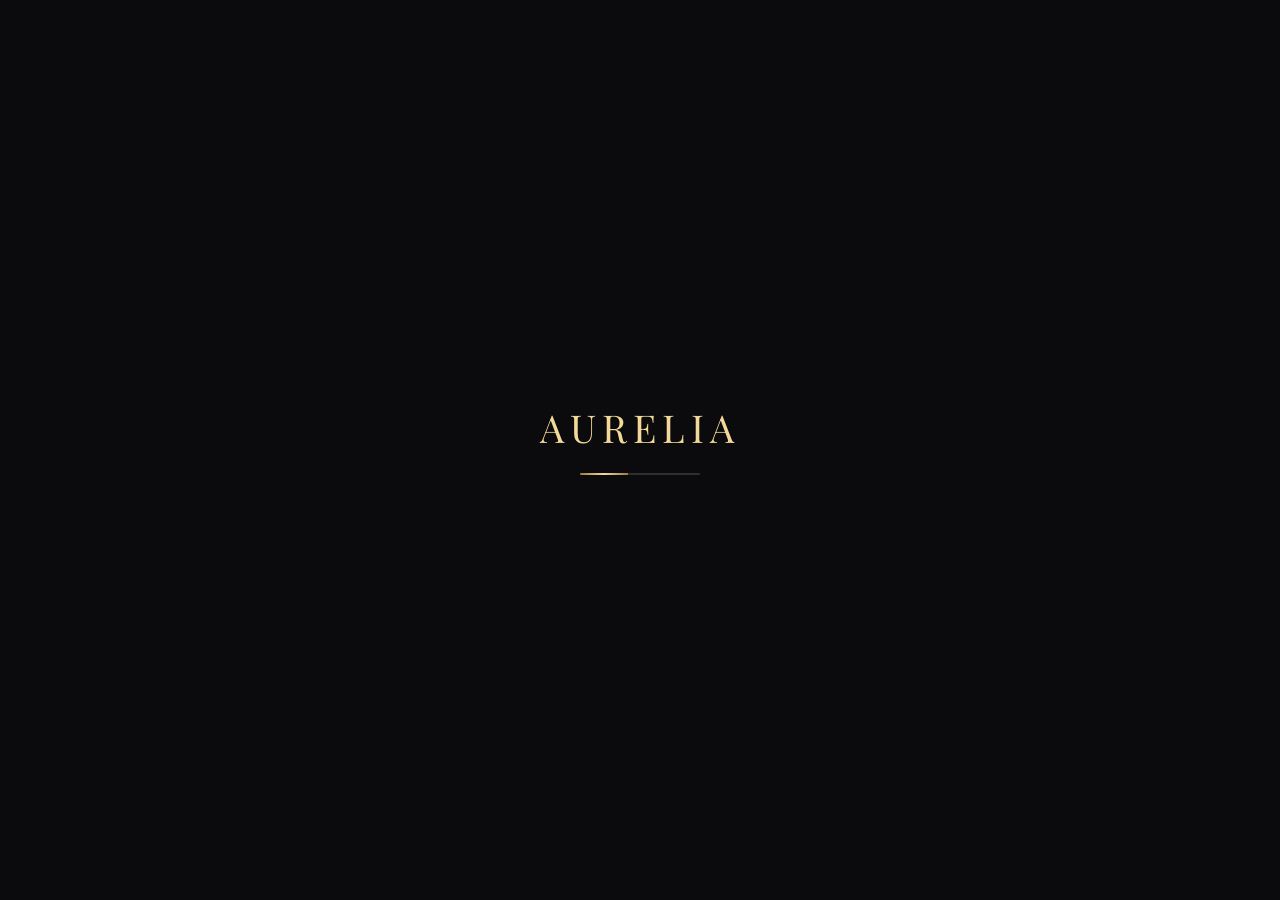
<file: index.html>
<!DOCTYPE html>
<html lang="en" data-theme="light">
<head>
<meta charset="UTF-8">
<meta name="viewport" content="width=device-width, initial-scale=1.0">
<title>Loading Aurelia...</title>

<meta http-equiv="refresh" content="2.4;url=login.html">
<link rel="stylesheet" href="css/index.css">
<link rel="stylesheet" href="css/responsive.css">
</head>
<body class="is-loading">
  <div id="preloader" aria-live="polite" aria-label="Loading">
    <div class="pre-mark">AURELIA</div>
    <div class="pre-line"></div>
    
    <a class="pre-fallback" href="login.html"></a>
  </div>

  <footer>
    <div class="container">
      <div class="footer-bottom"><span>© 2026 Aurelia. All rights reserved.</span><span>Premium apparel for every generation.</span></div>
    </div>
  </footer>

</body>
</html>
</file>
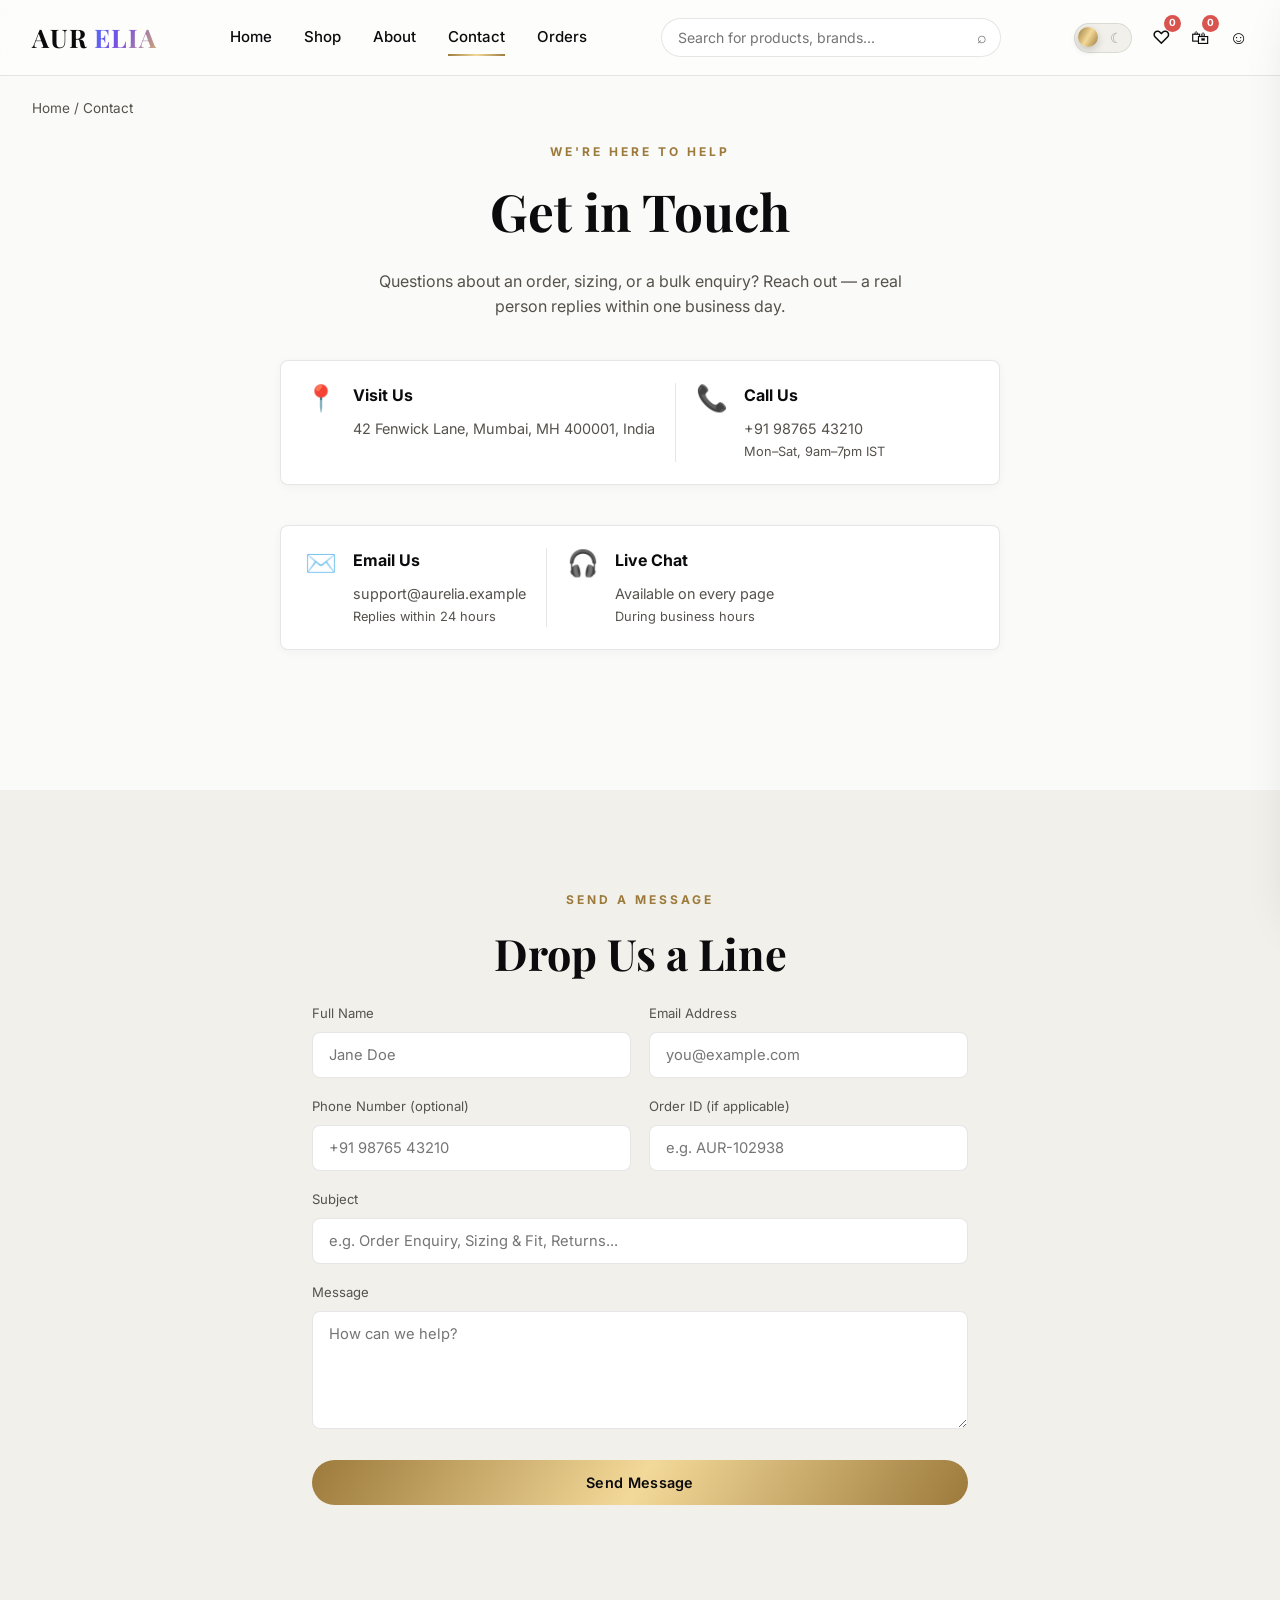
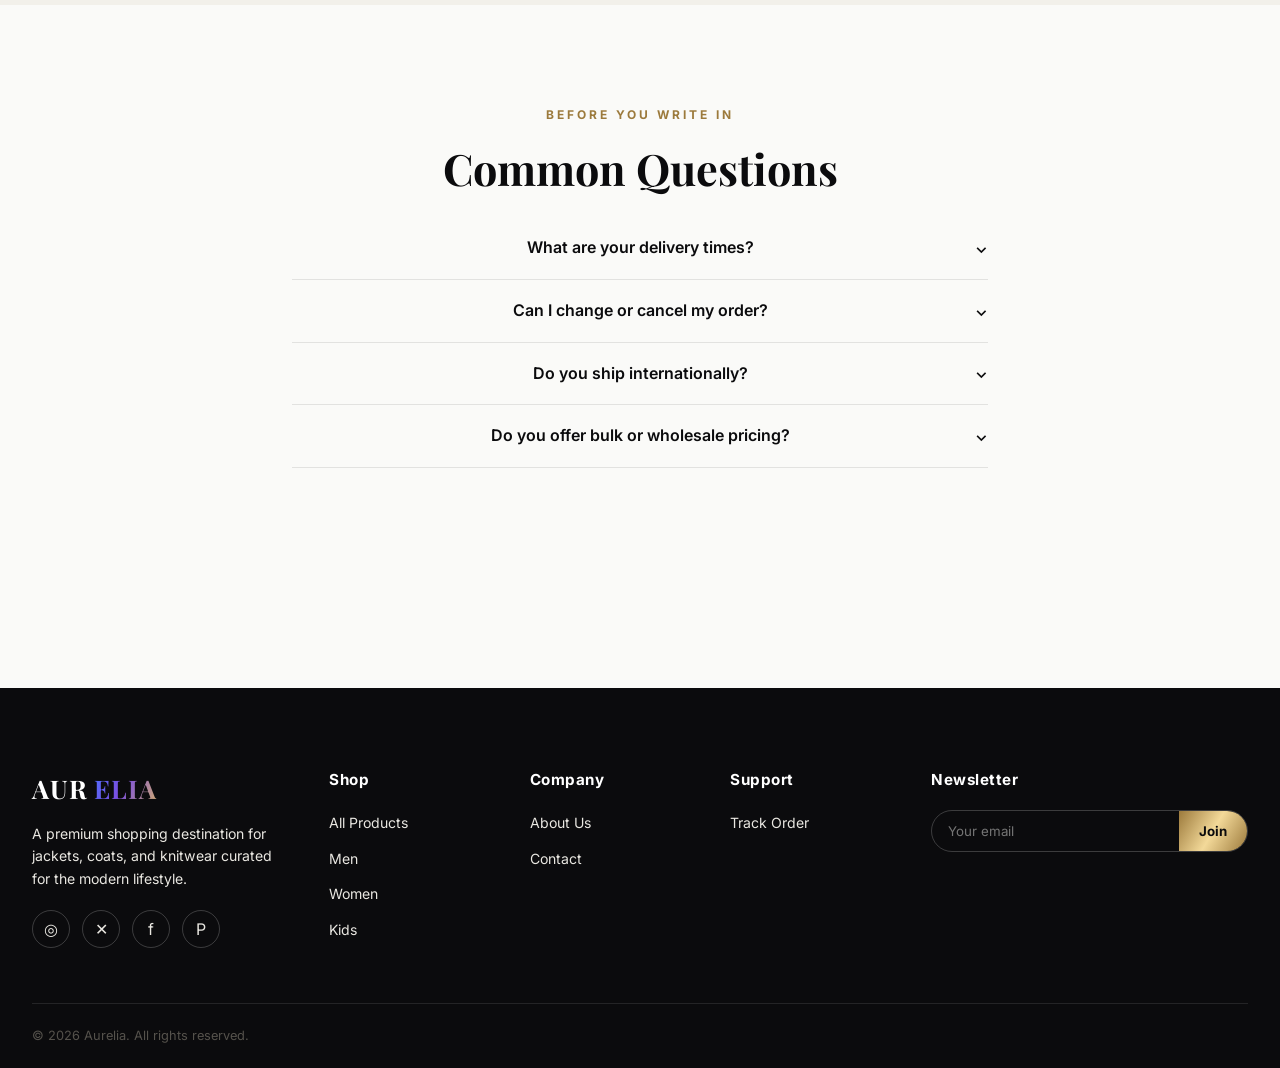
<file: contact.html>
<!DOCTYPE html>
<html lang="en" data-theme="light">
<head>
<meta charset="UTF-8">
<meta name="viewport" content="width=device-width, initial-scale=1.0">
<title>Contact Us — Aurelia</title>
<link rel="stylesheet" href="https://fonts.googleapis.com/css2?family=Playfair+Display:ital,wght@0,500;0,600;0,700;0,800;1,600&family=Inter:wght@300;400;500;600;700;800&display=swap">
<link rel="stylesheet" href="css/contact-page.css">
<link rel="stylesheet" href="css/responsive.css">
</head>
<body>

<div id="scrollProgress"></div>

<header class="navbar">
  <div class="container nav-inner">
    <a href="home.html" class="logo">AUR<span>ELIA</span></a>
    <nav class="nav-links">
      <a href="home.html">Home</a>
      <a href="products.html">Shop</a>
      <a href="about.html">About</a>
      <a href="contact.html" class="active">Contact</a>
      <a href="orders.html">Orders</a>
    </nav>
    <div class="nav-search">
      <input type="text" id="navSearchInput" placeholder="Search for products, brands...">
      <span class="icon">⌕</span>
      <div id="searchSuggestions"></div>
    </div>
    <div class="nav-icons">
      <label for="themeSwitch" class="theme-toggle" id="themeToggle" title="Toggle dark mode" aria-label="Toggle dark mode">
        <span class="theme-icon sun" aria-hidden="true">☀</span>
        <span class="theme-icon moon" aria-hidden="true">☾</span>
        <span class="knob"></span>
      </label>
      <a href="wishlist.html" class="nav-icon">♡<span class="badge wish-badge">0</span></a>
      <a href="cart.html" class="nav-icon">🛍<span class="badge cart-badge">0</span></a>
      <a href="login.html" class="nav-icon">☺</a>
      <button class="hamburger">☰</button>
    </div>
  </div>
</header>

<div class="drawer-overlay" id="drawerOverlay"></div>
<div class="nav-drawer" id="navDrawer">
  <span class="nav-drawer-close">✕</span>
  <a href="home.html">Home</a><a href="products.html">Shop</a><a href="about.html">About</a>
  <a href="contact.html">Contact</a><a href="orders.html">Orders</a><a href="wishlist.html">Wishlist</a>
  <a href="cart.html">Cart</a><a href="login.html">Login</a>
</div>

<div class="container"><div class="breadcrumb"><a href="home.html">Home</a> / <span>Contact</span></div></div>
<div class="page-hero" style="padding-top:0;">
  <div class="container">
    <span class="eyebrow">We're Here to Help</span>
    <h1>Get in Touch</h1>
    <p style="color:var(--text-dim);max-width:560px;margin:16px auto 0;">Questions about an order, sizing, or a bulk enquiry? Reach out — a real person replies within one business day.</p>
  </div>
</div>

<!-- Contact info card: location + phone number -->
<section class="section" style="padding-top:20px;padding-bottom:0;">
  <div class="container">
    <div class="contact-card reveal">
      <div class="contact-icon">📍</div>
      <div class="contact-card-row">
        <h4>Visit Us</h4>
        <a href="https://maps.google.com/?q=42+Fenwick+Lane,+Mumbai,+MH+400001,+India" target="_blank" rel="noopener" style="color:var(--text-dim);font-size:.9rem;">
          42 Fenwick Lane, Mumbai, MH 400001, India
        </a>
      </div>
      <div class="divider"></div>
      <div class="contact-icon">📞</div>
      <div class="contact-card-row">
        <h4>Call Us</h4>
        <a href="tel:+919876543210" style="color:var(--text-dim);font-size:.9rem;">+91 98765 43210</a>
        <span style="color:var(--text-dim);font-size:.8rem;">Mon–Sat, 9am–7pm IST</span>
      </div>
    </div>
  </div>
</section>

<section class="section" style="padding-top:0;">
  <div class="container">
    <div class="contact-card reveal">
      <div class="contact-icon">✉️</div>
      <div class="contact-card-row">
        <h4>Email Us</h4>
        <a href="mailto:support@aurelia.example" style="color:var(--text-dim);font-size:.9rem;">support@aurelia.example</a>
        <span style="color:var(--text-dim);font-size:.8rem;">Replies within 24 hours</span>
      </div>
      <div class="divider"></div>
      <div class="contact-icon">🎧</div>
      <div class="contact-card-row">
        <h4>Live Chat</h4>
        <span style="color:var(--text-dim);font-size:.9rem;">Available on every page</span>
        <span style="color:var(--text-dim);font-size:.8rem;">During business hours</span>
      </div>
    </div>
  </div>
</section>

<!-- Contact form -->
<section class="section section-alt">
  <div class="container" style="max-width:720px;">
    <div class="section-head contact-heading reveal">
      <div><span class="eyebrow">Send a Message</span><h2 class="section-title">Drop Us a Line</h2></div>
    </div>
    <form id="contactForm" novalidate autocomplete="on">
      <div class="form-grid">
        <div class="field">
          <label for="contactName">Full Name</label>
          <input type="text" id="contactName" name="name" placeholder="Jane Doe" autocomplete="name" required>
          <span class="error-msg">Please enter your name</span>
        </div>
        <div class="field">
          <label for="contactEmail">Email Address</label>
          <input type="email" id="contactEmail" name="email" placeholder="you@example.com" autocomplete="email" required>
          <span class="error-msg">Please enter a valid email</span>
        </div>
        <div class="field">
          <label for="contactPhone">Phone Number <span style="color:var(--text-dim);font-weight:400;">(optional)</span></label>
          <input type="tel" id="contactPhone" name="phone" placeholder="+91 98765 43210" autocomplete="tel">
        </div>
        <div class="field">
          <label for="contactOrderId">Order ID <span style="color:var(--text-dim);font-weight:400;">(if applicable)</span></label>
          <input type="text" id="contactOrderId" name="orderId" placeholder="e.g. AUR-102938">
        </div>
        <div class="field full">
          <label for="contactSubject">Subject</label>
          <input type="text" id="contactSubject" name="subject" placeholder="e.g. Order Enquiry, Sizing & Fit, Returns..." required>
          <span class="error-msg">Please enter a subject</span>
        </div>
        <div class="field full">
          <label for="contactMessage">Message</label>
          <textarea id="contactMessage" name="message" rows="5" placeholder="How can we help?" style="width:100%;padding:13px 16px;border-radius:var(--radius-s);border:1px solid var(--border);background:var(--surface);color:var(--text);font-size:.92rem;resize:vertical;" required></textarea>
          <span class="error-msg">Please enter a message</span>
        </div>
      </div>
      <button type="submit" class="btn btn-gold btn-block ripple" style="margin-top:24px;">Send Message</button>
    </form>
  </div>
</section>

<!-- FAQ -->
<section class="section">
  <div class="container" style="max-width:760px;">
    <div class="section-head contact-heading reveal">
      <div><span class="eyebrow">Before You Write In</span><h2 class="section-title">Common Questions</h2></div>
    </div>
    <div class="faq-item"><div class="faq-q">What are your delivery times? <span class="chevron">⌄</span></div><div class="faq-a">Standard delivery takes 3–5 business days across India. Express options are available at checkout.</div></div>
    <div class="faq-item"><div class="faq-q">Can I change or cancel my order? <span class="chevron">⌄</span></div><div class="faq-a">Orders can be changed or cancelled within 1 hour of placement — just email us with your order ID.</div></div>
    <div class="faq-item"><div class="faq-q">Do you ship internationally? <span class="chevron">⌄</span></div><div class="faq-a">Yes, we ship to most countries. International delivery times and duties are shown at checkout.</div></div>
    <div class="faq-item"><div class="faq-q">Do you offer bulk or wholesale pricing? <span class="chevron">⌄</span></div><div class="faq-a">We do — select "Wholesale / Bulk Orders" in the form above and our team will follow up.</div></div>
  </div>
</section>

<footer>
  <div class="container">
    <div class="footer-grid">
      <div class="footer-brand">
        <a href="home.html" class="logo" style="color:#fff;">AUR<span>ELIA</span></a>
        <p>A premium shopping destination for jackets, coats, and knitwear curated for the modern lifestyle.</p>
        <div class="social-row"><a href="#">◎</a><a href="#">✕</a><a href="#">f</a><a href="#">P</a></div>
      </div>
      <div><h4>Shop</h4><ul><li><a href="products.html">All Products</a></li><li><a href="products.html?section=Men">Men</a></li><li><a href="products.html?section=Women">Women</a></li><li><a href="products.html?section=Kids">Kids</a></li></ul></div>
      <div><h4>Company</h4><ul><li><a href="about.html">About Us</a></li><li><a href="contact.html">Contact</a></li></ul></div>
      <div><h4>Support</h4><ul><li><a href="orders.html">Track Order</a></li></ul></div>
      <div><h4>Newsletter</h4>
        <form class="newsletter-form" onsubmit="event.preventDefault(); showToast('Subscribed successfully!'); this.reset();">
          <input type="email" placeholder="Your email" required><button type="submit">Join</button>
        </form>
      </div>
    </div>
    <div class="footer-bottom"><span>© 2026 Aurelia. All rights reserved.</span></div>
  </div>
</footer>

<button id="scrollTop">↑</button>
<div id="toastContainer"></div>

<script src="js/products.js"></script>
<script src="js/app.js"></script>
<script src="js/search.js"></script>
<script src="js/contact.js"></script>
</body>
</html>
</file>
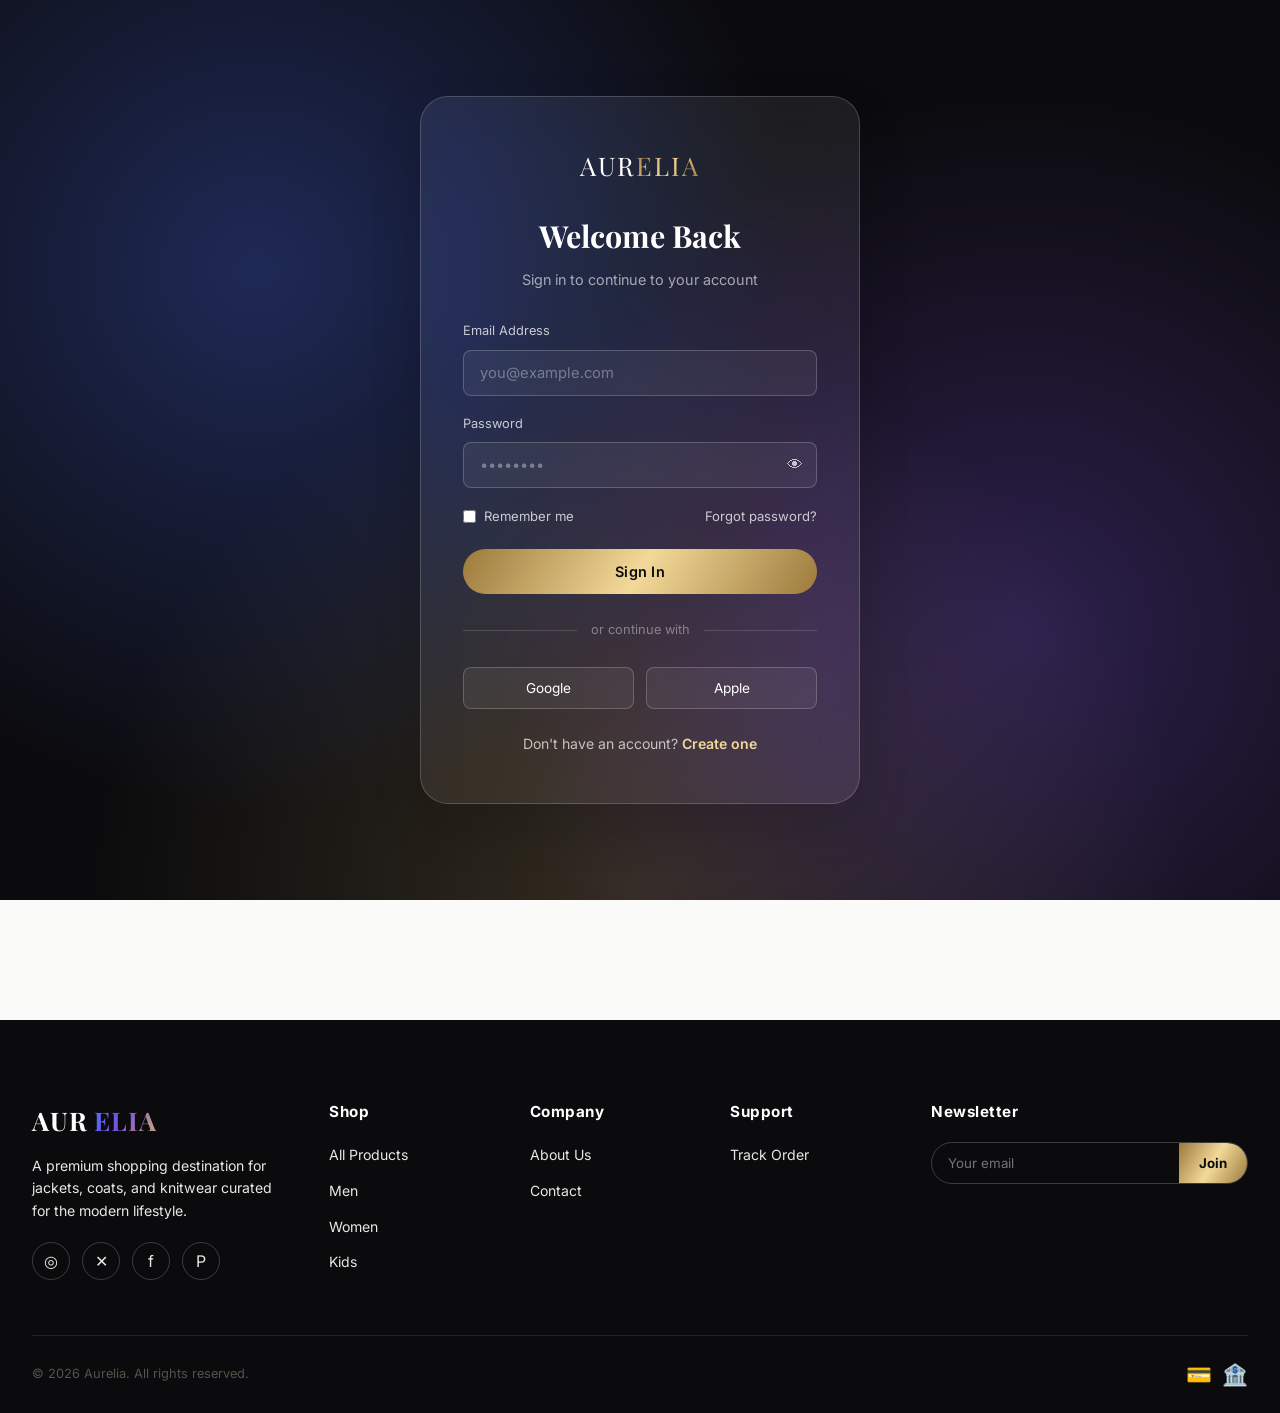
<file: login.html>
<!DOCTYPE html>
<html lang="en" data-theme="light">
<head>
<meta charset="UTF-8">
<meta name="viewport" content="width=device-width, initial-scale=1.0">
<title>Login — Aurelia</title>
<link rel="stylesheet" href="css/style.css">
<link rel="stylesheet" href="css/cart.css">
<link rel="stylesheet" href="css/login.css">
<link rel="stylesheet" href="css/responsive.css">
</head>
<body>

<div class="auth-wrap">
  <div class="auth-bg"></div>
  <div class="auth-card">
    <div class="auth-logo"><span>AUR<em>ELIA</em></span></div>
    <h2>Welcome Back</h2>
    <p class="sub">Sign in to continue to your account</p>

    <form id="loginForm" novalidate>
      <div class="auth-field">
        <label>Email Address</label>
        <input type="email" id="loginEmail" placeholder="you@example.com">
        <span class="error-msg">Enter a valid email address</span>
      </div>
      <div class="auth-field">
        <label>Password</label>
        <input type="password" id="loginPassword" placeholder="••••••••">
        <span class="toggle-pass">👁</span>
        <span class="error-msg">Password must be at least 6 characters</span>
      </div>
      <div class="auth-row">
        <label style="display:flex;align-items:center;gap:8px;"><input type="checkbox" id="rememberMe"> Remember me</label>
        <a href="#" id="forgotPasswordLink">Forgot password?</a>
      </div>
      <button type="submit" class="btn btn-gold btn-block ripple">Sign In</button>
    </form>

    <div class="auth-divider">or continue with</div>
    <div class="auth-socials">
      <button onclick="showToast('Google sign-in demo only')">Google</button>
      <button onclick="showToast('Apple sign-in demo only')">Apple</button>
    </div>

    <p class="auth-footer-link">Don't have an account? <a href="signup.html">Create one</a></p>
  </div>
</div>

<div id="toastContainer"></div>

<footer class="auth-footer">
  <div class="container">
    <div class="footer-grid">
      <div class="footer-brand"><a href="home.html" class="logo" style="color:#fff;">AUR<span>ELIA</span></a><p>A premium shopping destination for jackets, coats, and knitwear curated for the modern lifestyle.</p><div class="social-row"><a href="#">◎</a><a href="#">✕</a><a href="#">f</a><a href="#">P</a></div></div>
      <div><h4>Shop</h4><ul><li><a href="products.html">All Products</a></li><li><a href="products.html?section=Men">Men</a></li><li><a href="products.html?section=Women">Women</a></li><li><a href="products.html?section=Kids">Kids</a></li></ul></div>
      <div><h4>Company</h4><ul><li><a href="about.html">About Us</a></li><li><a href="contact.html">Contact</a></li></ul></div>
      <div><h4>Support</h4><ul><li><a href="orders.html">Track Order</a></li></ul></div>
      <div><h4>Newsletter</h4><form class="newsletter-form" onsubmit="event.preventDefault(); showToast('Subscribed successfully!'); this.reset();"><input type="email" placeholder="Your email" required><button type="submit">Join</button></form></div>
    </div>
    <div class="footer-bottom"><span>© 2026 Aurelia. All rights reserved.</span><div class="payment-icons"><span>💳</span><span>🏦</span></div></div>
  </div>
</footer>

<script src="js/products.js"></script>
<script src="js/app.js"></script>
<script src="js/login.js"></script>
</body>
</html>
</file>
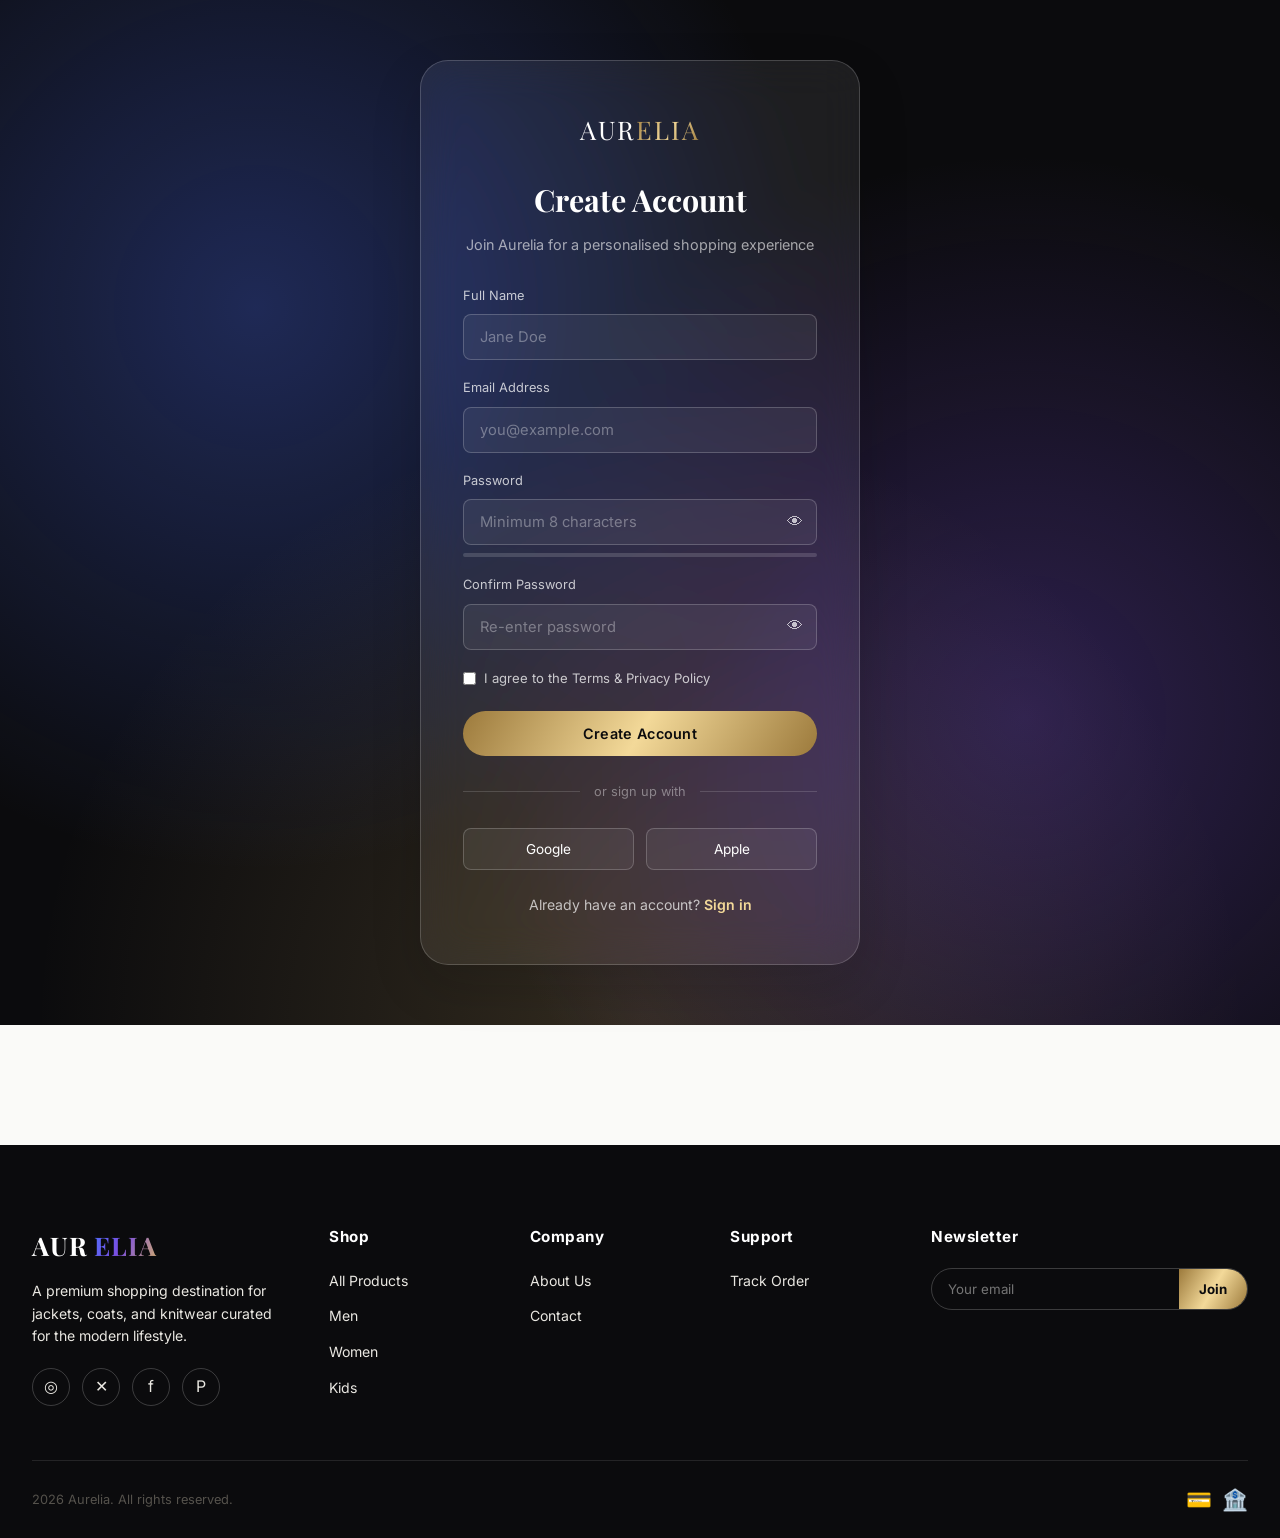
<file: signup.html>
<!DOCTYPE html>
<html lang="en" data-theme="light">
<head>
<meta charset="UTF-8">
<meta name="viewport" content="width=device-width, initial-scale=1.0">
<title>Create Account — Aurelia</title>
<link rel="stylesheet" href="css/style.css">
<link rel="stylesheet" href="css/cart.css">
<link rel="stylesheet" href="css/login.css">
<link rel="stylesheet" href="css/responsive.css">
</head>
<body>

<div class="auth-wrap">
  <div class="auth-bg"></div>
  <div class="auth-card">
    <div class="auth-logo"><span>AUR<em>ELIA</em></span></div>
    <h2>Create Account</h2>
    <p class="sub">Join Aurelia for a personalised shopping experience</p>

    <form id="signupForm" novalidate>
      <div class="auth-field">
        <label>Full Name</label>
        <input type="text" id="signupName" placeholder="Jane Doe">
        <span class="error-msg">Enter your full name</span>
      </div>
      <div class="auth-field">
        <label>Email Address</label>
        <input type="email" id="signupEmail" placeholder="you@example.com">
        <span class="error-msg">Enter a valid email address</span>
      </div>
      <div class="auth-field">
        <label>Password</label>
        <input type="password" id="signupPassword" placeholder="Minimum 8 characters">
        <span class="toggle-pass">👁</span>
        <div class="strength-meter"><i></i></div>
        <span class="error-msg">Password must be at least 8 characters</span>
      </div>
      <div class="auth-field">
        <label>Confirm Password</label>
        <input type="password" id="signupConfirm" placeholder="Re-enter password">
        <span class="toggle-pass">👁</span>
        <span class="error-msg">Passwords do not match</span>
      </div>
      <div class="auth-row">
        <label style="display:flex;align-items:center;gap:8px;"><input type="checkbox" id="agreeTerms"> I agree to the Terms & Privacy Policy</label>
      </div>
      <button type="submit" class="btn btn-gold btn-block ripple">Create Account</button>
    </form>

    <div class="auth-divider">or sign up with</div>
    <div class="auth-socials">
      <button onclick="showToast('Google sign-up demo only')">Google</button>
      <button onclick="showToast('Apple sign-up demo only')">Apple</button>
    </div>

    <p class="auth-footer-link">Already have an account? <a href="login.html">Sign in</a></p>
  </div>
</div>

<div id="toastContainer"></div>

<footer class="auth-footer">
  <div class="container">
    <div class="footer-grid">
      <div class="footer-brand"><a href="home.html" class="logo" style="color:#fff;">AUR<span>ELIA</span></a><p>A premium shopping destination for jackets, coats, and knitwear curated for the modern lifestyle.</p><div class="social-row"><a href="#">◎</a><a href="#">✕</a><a href="#">f</a><a href="#">P</a></div></div>
      <div><h4>Shop</h4><ul><li><a href="products.html">All Products</a></li><li><a href="products.html?section=Men">Men</a></li><li><a href="products.html?section=Women">Women</a></li><li><a href="products.html?section=Kids">Kids</a></li></ul></div>
      <div><h4>Company</h4><ul><li><a href="about.html">About Us</a></li><li><a href="contact.html">Contact</a></li></ul></div>
      <div><h4>Support</h4><ul><li><a href="orders.html">Track Order</a></li></ul></div>
      <div><h4>Newsletter</h4><form class="newsletter-form" onsubmit="event.preventDefault(); showToast('Subscribed successfully!'); this.reset();"><input type="email" placeholder="Your email" required><button type="submit">Join</button></form></div>
    </div>
    <div class="footer-bottom"><span> 2026 Aurelia. All rights reserved.</span><div class="payment-icons"><span>💳</span><span>🏦</span></div></div>
  </div>
</footer>

<script src="js/products.js"></script>
<script src="js/app.js"></script>
<script src="js/login.js"></script>
</body>
</html>
</file>
<file: css/index.css>
/* ==========================================================================
   1. FONTS
   ========================================================================== */

@import url('https://fonts.googleapis.com/css2?family=Playfair+Display:ital,wght@0,500;0,600;0,700;0,800;1,600&family=Inter:wght@300;400;500;600;700;800&display=swap');


/* ==========================================================================
   2. DESIGN TOKENS
   Every colour, font and size used on the site is defined once here.
   Change a value in this block and it updates everywhere.
   ========================================================================== */

:root {

  /* ---- Colours ---- */
  --black:       #0b0b0d;
  --black-soft:  #131316;
  --white:       #fafaf8;
  --white-dim:   #e9e7e1;

  --gold:        #d4af6a;
  --gold-bright: #f3d999;
  --gold-deep:   #9c7a3c;

  --blue:        #4c6fff;
  --purple:      #7b4fe0;

  /* ---- Gradients ---- */
  --grad-signature: linear-gradient(115deg, var(--blue) 0%, var(--purple) 45%, var(--gold) 100%);
  --grad-gold:      linear-gradient(120deg, var(--gold-deep), var(--gold-bright), var(--gold-deep));

  /* ---- Surfaces (light mode is the default) ---- */
  --bg:            var(--white);
  --bg-alt:        #f2f0ea;
  --surface:       #ffffff;
  --surface-glass: rgba(255, 255, 255, 0.55);
  --text:          var(--black);
  --border:        rgba(11, 11, 13, 0.1);

  /* ---- Type ---- */
  --font-display: 'Playfair Display', serif;
  --font-body:    'Inter', sans-serif;

  /* ---- Layout ---- */
  --radius-s:  8px;
  --radius-m:  16px;
  --radius-l:  28px;
  --nav-h:     76px;
  --container: 1280px;

  /* ---- Shadows ---- */
  --shadow-soft: 0 10px 30px rgba(11, 11, 13, 0.08);
  --shadow-hard: 0 20px 50px rgba(11, 11, 13, 0.16);
}


/* ==========================================================================
   3. DARK THEME TOKENS
   Only the values that actually change are re-declared here.
   ========================================================================== */

[data-theme="dark"] {
  --bg:            var(--black);
  --bg-alt:        var(--black-soft);
  --surface:       #17171b;
  --surface-glass: rgba(255, 255, 255, 0.06);
  --text:          var(--white);
  --text-dim:      #a9a6a0;
  --border:        rgba(255, 255, 255, 0.12);

  --shadow-soft: 0 10px 30px rgba(0, 0, 0, 0.4);
  --shadow-hard: 0 20px 60px rgba(0, 0, 0, 0.6);
}


/* ==========================================================================
   4. RESET & BASE ELEMENTS
   ========================================================================== */

*,
*::before,
*::after {
  box-sizing: border-box;
  margin: 0;
  padding: 0;
}

body {
  font-family: var(--font-body);
  background: var(--bg);
  color: var(--text);
  line-height: 1.6;
  overflow-x: hidden;
  transition: background .4s ease, color .4s ease;
}

img {
  max-width: 100%;
  display: block;
}

a {
  text-decoration: none;
  color: inherit;
}

ul {
  list-style: none;
}

button {
  font-family: inherit;
  cursor: pointer;

  color: inherit;
}

input,
select,
textarea {
  font-family: inherit;
}

::selection {
  background: var(--gold);
  color: var(--black);
}


/* ---- Scrollbar ---- */

::-webkit-scrollbar {
  width: 5px;
}

::-webkit-scrollbar-track {
  background: var(--bg-alt);
}

::-webkit-scrollbar-thumb {
  background: var(--grad-gold);
  border-radius: 10px;
}


/* ==========================================================================
   5. LAYOUT HELPERS
   ========================================================================== */

.container {
  max-width: var(--container);
  margin: 0 auto;
  padding: 0 32px;
}

/* ==========================================================================
   7. PRELOADER
   Full-screen cover shown while the page loads.
   ========================================================================== */

/* loading.html only. Paints the page canvas black from the very first frame,
   so nothing white can show through before/around the loader. */
body.is-loading {
  background: var(--black);
  color: var(--white);
}

#preloader {
  position: fixed;
  inset: 0;
  z-index: 9999;
  background: var(--black);

  display: flex;
  flex-direction: column;
  align-items: center;
  justify-content: center;
  gap: 14px;
}

.pre-mark {
  font-family: var(--font-display);
  font-size: 2.4rem;
  color: var(--gold-bright);
  letter-spacing: 6px;
}

.pre-line {
  width: 120px;
  height: 2px;
  background: rgba(255, 255, 255, 0.15);
  border-radius: 2px;
  position: relative;
  overflow: hidden;
}

/* The gold bar that sweeps across .pre-line */
.pre-line::after {
  content: '';
  position: absolute;
  inset: 0;
  width: 40%;
  background: var(--grad-gold);
  animation: loadbar 2s ease-in-out infinite;
}

@keyframes loadbar {
  0%   { left: -40%; }
  100% { left: 100%; }
}

/* ==========================================================================
   8. ANNOUNCEMENT BAR
   ========================================================================== */

.announce-bar {
  background: var(--black);
  color: var(--gold-bright);
  text-align: center;
  font-size: .78rem;
  font-weight: bolder;
  letter-spacing: 1.5px;
  text-transform: uppercase;
  padding: 9px 0;
}


/* ==========================================================================
   9. NAVBAR
   ========================================================================== */

.navbar {
  position: sticky;
  top: 0;
  z-index: 1000;
  height: var(--nav-h);

  display: flex;
  align-items: center;

  background: var(--surface-glass);
  backdrop-filter: blur(16px) saturate(160%);
  -webkit-backdrop-filter: blur(16px) saturate(160%);
  border-bottom: 1px solid var(--border);

  transition: box-shadow .3s ease;
}

.nav-inner {
  width: 100%;
  display: flex;
  align-items: center;
  justify-content: space-between;
  gap: 24px;
}


/* ---- Logo ---- */

.logo {
  font-family: var(--font-display);
  font-weight: 700;
  font-size: 1.6rem;
  letter-spacing: 1px;

  display: flex;
  align-items: center;
  gap: 6px;
}

/* Gradient text effect on the highlighted part of the logo */
.logo span {
  background: var(--grad-signature);
  -webkit-background-clip: text;
  background-clip: text;
  color: transparent;
}


/* ---- Nav links ---- */

.nav-links {
  display: flex;
  gap: 32px;
  font-weight: 500;
  font-size: .94rem;
}

.nav-links a {
  position: relative;
  padding: 6px 0;
}

/* Gold underline that grows on hover */
.nav-links a::after {
  content: '';
  position: absolute;
  left: 0;
  bottom: 0;
  height: 2px;
  background: var(--grad-gold);
  transition: width .3s ease;
}

.nav-links a:hover::after,
.nav-links a.active::after {
  width: 100%;
}


/* ---- Search box ---- */

.nav-search {
  flex: 1;
  max-width: 340px;
  position: relative;
  display: flex;
  align-items: center;
}

.nav-search input {
  width: 100%;
  padding: 10px 40px 10px 16px;
  border: 1px solid var(--border);
  border-radius: 30%;
  background: var(--surface);
  color: var(--text);
  font-size: .88rem;
  transition: border-color .25s;
}

.nav-search input:focus {
  outline: none;
  border-color: var(--gold);
}

.nav-search .icon {
  position: absolute;
  right: 14px;
  font-size: 1rem;
  opacity: .6;
  pointer-events: none;
}


/* ---- Nav icons & theme toggle ---- */

.nav-icons {
  display: flex;
  align-items: center;
  gap: 20px;
  font-size: 25px;
}

.nav-icon {
  position: relative;
}

.theme-toggle {
  width: 58px;
  height: 30px;
  padding: 2px;
  border: 1px solid var(--border);
  border-radius: 999px;
  background: var(--bg-alt);
  position: relative;
  display: inline-flex;
  align-items: center;
  justify-content: space-between;
  padding-inline: 8px;
}

.theme-toggle .theme-icon {
  font-size: .85rem;
  line-height: 1;
  transition: opacity .25s ease, transform .25s ease;
}

.theme-toggle .sun {
  color: var(--gold-deep);
  opacity: 1;
  transform: translateY(0);
}

.theme-toggle .moon {
  color: var(--text);
  opacity: .35;
  transform: translateY(1px);
}

.theme-toggle .knob {
  position: absolute;
  left: 3px;
  top: 3px;
  width: 20px;
  height: 20px;
  border-radius: 50%;
  background: var(--grad-gold);
  box-shadow: 0 3px 8px rgba(0, 0, 0, .2);
  transition: transform .3s ease;
}

[data-theme="dark"] .theme-toggle .knob {
  transform: translateX(28px);
}

[data-theme="dark"] .theme-toggle .sun {
  opacity: .35;
}

[data-theme="dark"] .theme-toggle .moon {
  opacity: 1;
}

/* Hidden on desktop, shown at the mobile breakpoint */
.hamburger {
  display: none;
  font-size: 1.4rem;
}


/* ==========================================================================
   10. BUTTONS
   ========================================================================== */

.btn {
  display: inline-flex;
  align-items: center;
  justify-content: center;
  gap: 8px;

  padding: 14px 30px;
  border-radius: 999px;

  font-weight: 600;
  font-size: .9rem;
  letter-spacing: .3px;

  position: relative;
  overflow: hidden;
  transition: transform .25s ease, box-shadow .25s ease;
}

.btn:active {
  transform: scale(.96);
}

.btn-gold {
  background: var(--grad-gold);
  color: var(--black);
}

.btn-gold:hover {
  box-shadow: 0 12px 26px rgba(212, 175, 106, .4);
  transform: translateY(-2px);
}

.btn-outline {
  border: 1.5px solid var(--text);
}

.btn-outline:hover {
  background: var(--text);
  color: var(--bg);
}

@keyframes rippleAnim {
  to {
    transform: scale(3);
    opacity: 0;
  }
}


/* ==========================================================================
   11. SECTION BASICS & DIVIDERS
   ========================================================================== */

.section {
  padding: 100px 0;
}

.eyebrow {
  display: block;
  margin-bottom: 10px;
  font-size: .95rem;
  font-weight: 700;
  letter-spacing: 3px;
  text-transform: uppercase;
  color: var(--gold-deep);
}

[data-theme="dark"] .eyebrow {
  color: var(--gold-bright);
}

.section-title {
  font-family: var(--font-display);
  font-size: clamp(1.8rem, 3.4vw, 2.7rem);
  font-weight: 700;
  margin-bottom: 14px;
}

.section-head {
  display: flex;
  align-items: flex-end;
  justify-content: space-between;
  flex-wrap: wrap;
  gap: 20px;
}


/* ---- Gold ribbon divider (signature element) ----
   A hairline rule with a tilted gold bar and a small star centred on it. */

.ribbon-divider {
  position: relative;
  height: 2px;
  width: 100%;
  max-width: var(--container);
  margin: 0 auto 60px;
  background: var(--border);
  overflow: visible;
}

/* The tilted gold bar */
.ribbon-divider::before {
  content: '';
  position: absolute;
  top: 50%;
  left: 50%;
  transform: translate(-50%, -50%) rotate(-7deg);

  width: 130px;
  height: 5px;
  border-radius: 4px;
  background: var(--grad-gold);
  box-shadow: var(--shadow-soft);
}


/* ==========================================================================
   12. REVEAL ANIMATIONS
   Elements start hidden and get the .in class when scrolled into view.
   ========================================================================== */

.reveal {
  opacity: 0;
  transform: translateY(40px);
  transition: opacity .7s ease, transform .7s ease;
}

.reveal.in {
  opacity: 1;
  transform: translateY(0);
}

.reveal-zoom {
  opacity: 0;
  transform: scale(.9);
  transition: opacity .6s ease, transform .6s ease;
}

.reveal-zoom.in {
  opacity: 1;
  transform: scale(1);
}

@keyframes toastIn {
  from {
    opacity: 0;
    transform: translateX(40px);
  }
  to {
    opacity: 1;
    transform: translateX(0);
  }
}

@keyframes toastOut {
  to {
    opacity: 0;
    transform: translateX(40px);
  }
}


/* ==========================================================================
   14. FOOTER
   ========================================================================== */

footer {
  background: var(--black);
  color: var(--white-dim);
  padding: 80px 0 0;
  margin-top: 120px;
}

.footer-grid {
  display: grid;
  grid-template-columns: 1.6fr 1fr 1fr 1fr 1.3fr;
  gap: 40px;
  padding-bottom: 50px;
  border-bottom: 1px solid rgba(255, 255, 255, .1);
}

.footer-grid h4 {
  color: #fff;
  margin-bottom: 18px;
  font-size: .95rem;
  letter-spacing: .5px;
}

.footer-grid ul li {
  margin-bottom: 10px;
}

.footer-grid ul li a {
  color: var(--white-dim);
  font-size: .88rem;
  transition: color .2s;
}

.footer-grid ul li a:hover {
  color: var(--gold-bright);
}

.footer-brand p {
  max-width: 280px;
  margin: 14px 0 20px;
  font-size: .88rem;
  color: var(--white-dim);
}


/* ---- Social icons ---- */

.social-row {
  display: flex;
  gap: 12px;
}

.social-row a {
  width: 38px;
  height: 38px;
  border-radius: 50%;
  border: 1px solid rgba(255, 255, 255, .2);

  display: flex;
  align-items: center;
  justify-content: center;

  transition: .25s;
}

.social-row a:hover {
  background: var(--grad-gold);
  color: var(--black);
  border-color: transparent;
}




/* ==========================================================================
   15. TAG PILLS
   ========================================================================== */

.tag-pill {
  padding: 6px 16px;
  border: 1px solid var(--border);
  border-radius: 999px;
  font-size: .85rem;
  cursor: pointer;
  transition: .2s;
}

.tag-pill:hover,
.tag-pill.active {
  background: var(--black);
  color: #fff;
  border-color: var(--black);
}

[data-theme="dark"] .tag-pill:hover,
[data-theme="dark"] .tag-pill.active {
  background: var(--grad-gold);
  color: var(--black);
}


/* ==========================================================================
   16. HOMEPAGE — HERO
   ========================================================================== */

.hero {
  position: relative;
  min-height: 88vh;
  display: flex;
  align-items: center;
  overflow: hidden;
  background: var(--black);
}

/* Three soft colour blobs that drift slowly behind the hero content */
.hero-bg {
  position: absolute;
  inset: 0;
  opacity: .9;
  background:
    radial-gradient(circle at 15% 20%, rgba(76, 111, 255, .35), transparent 45%),
    radial-gradient(circle at 85% 15%, rgba(123, 79, 224, .35), transparent 45%),
    radial-gradient(circle at 50% 90%, rgba(212, 175, 106, .25), transparent 50%);
  animation: heroDrift 5s ease-in-out infinite alternate;
}

@keyframes heroDrift {
  from { transform: scale(1) translate(0, 0); }
  to   { transform: scale(1.08) translate(-2%, 2%); }
}

.hero-inner {
  position: relative;
  z-index: 2;
  color: #fff;

  display: grid;
  grid-template-columns: 1.1fr .9fr;
  gap: 40px;
  align-items: center;
}


/* ---- Hero text ---- */

.hero-eyebrow {
  color: var(--gold-bright);
  font-size: .78rem;
  font-weight: 700;
  letter-spacing: 4px;
  text-transform: uppercase;
}

.hero h1 {
  font-family: var(--font-display);
  font-size: clamp(2.4rem, 5vw, 4.2rem);
  line-height: 1.08;
  margin: 16px 0 20px;
}

.hero h1 .type-cursor {
  border-right: 3px solid var(--gold-bright);
  animation: blink 1.5s  infinite;
}

@keyframes blink {
  50% { border-color: transparent; }
}

.hero p {
  max-width: 460px;
  margin-bottom: 32px;
  font-size: 1.05rem;
  color: rgba(255, 255, 255, .75);
}

.hero-actions {
  display: flex;
  flex-wrap: wrap;
  gap: 16px;
}


/* ---- Hero stats ---- */

.hero-stats {
  display: flex;
  gap: 36px;
  margin-top: 48px;
}

.hero-stats div span {
  display: block;
}

.hero-stats .num {
  font-family: var(--font-display);
  font-size: 50px;
  font-weight: 700;
  color: var(--gold-bright);
}

.hero-stats .label {
  font-size: .78rem;
  color: rgba(255, 255, 255, .6);
}


/* ---- Hero slider ---- */

.hero-visual {
  position: relative;
  height: 460px;
}

.hero-slide {
  position: absolute;
  inset: 0;
  border-radius: var(--radius-l);
  overflow: hidden;

  opacity: 0;
  transform: scale(1.05);
  transition: opacity 0.5s ease, transform 1.2s ease;
  box-shadow: 0 30px 70px rgba(0, 0, 0, .5);
}

.hero-slide.active {
  opacity: 1;
  transform: scale(1);
}

.hero-slide img {
  width: 100%;
  height: 100%;
  object-fit: cover;
}

/* Caption bar across the bottom of each slide */
.hero-slide .cap {
  position: absolute;
  bottom: 0;
  left: 0;
  right: 0;
  padding: 22px;
  background: linear-gradient(to top, rgba(0, 0, 0, .75), transparent);
  color: #fff;
  font-weight: 600;
}

.hero-dots {
  position: absolute;
  bottom: -30px;
  left: 50%;
  transform: translateX(-50%);
  z-index: 5;

  display: flex;
  gap: 8px;
}

.hero-dots button {
  width: 9px;
  height: 9px;
  border-radius: 50%;
  background: rgba(255, 255, 255, .35);
  transition: .3s;
}

/* The active dot stretches into a small gold bar */
.hero-dots button.active {
  background: var(--gold-bright);
  width: 22px;
  border-radius: 6px;
}


/* ==========================================================================
   17. HOMEPAGE — MARQUEE / BRAND STRIP
   ========================================================================== */

.marquee-wrap {
  overflow: hidden;
  padding: 22px 0;
  background: var(--bg-alt);
  border-top: 1px solid var(--border);
  border-bottom: 1px solid var(--border);
}

.marquee-track {
  display: flex;
  align-items: center;
  gap: 80px;
  width: max-content;
  animation: scrollright 10s linear infinite;
}

.marquee-track span {
  font-family: var(--font-display);
  font-size: 1.3rem;
  font-weight: 700;
  opacity: .55;
  white-space: nowrap;
}

/* Moves half the track's width — the content is duplicated so it loops seamlessly */
@keyframes scrollright {
  from { transform: translateX(0); }
  to   { transform: translateX(-50%); }
}


/* ==========================================================================
   18. HOMEPAGE — CATEGORIES
   ========================================================================== */

.cat-grid {
  display: grid;
  grid-template-columns: repeat(6, 1fr);
  gap: 20px;
}

.cat-card {
  position: relative;
  aspect-ratio: 4 / 5;
  border-radius: var(--radius-m);
  overflow: hidden;
  box-shadow: var(--shadow-soft);
  transition: transform .35s ease;
}

.cat-card:hover {
  transform: translateY(-6px);
}

.cat-card img {
  width: 100%;
  height: 100%;
  object-fit: cover;
  transition: transform .5s;
}

.cat-card:hover img {
  transform: scale(1.1);
}

/* Dark gradient at the bottom so the label stays readable */
.cat-card .overlay {
  position: absolute;
  inset: 0;
  padding: 16px;
  background: linear-gradient(to top, rgba(0, 0, 0, .75), transparent 55%);

  display: flex;
  align-items: flex-end;

  color: #fff;
  font-weight: 600;
  font-size: .92rem;
}


/* ==========================================================================
   19. HOMEPAGE — NEWSLETTER BLOCK
   ========================================================================== */

.newsletter-block {
  position: relative;
  overflow: hidden;
  padding: 60px;
  border-radius: var(--radius-l);
  background: var(--grad-signature);
  color: #fff;
  text-align: center;
}

.newsletter-block h2 {
  font-family: var(--font-display);
  font-size: 2.1rem;
  margin-bottom: 10px;
}

.newsletter-block form {
  display: flex;
  max-width: 460px;
  margin: 26px auto 0;
  border-radius: 999px;
  overflow: hidden;
  background: rgba(255, 255, 255, .15);
}

.newsletter-block input {
  flex: 1;
  padding: 14px 20px;
  border: none;
  background: transparent;
  color: #fff;
}

.newsletter-block input::placeholder {
  color: rgba(255, 255, 255, .7);
}

.newsletter-block input:focus {
  outline: none;
}

.newsletter-block button {
  padding: 14px 26px;
  background: #fff;
  color: var(--black);
  font-weight: 700;
}


/* ==========================================================================
   20. RESPONSIVE BREAKPOINTS
   Laptop -> tablet -> mobile -> small phone
   ========================================================================== */

/* ---- Laptop ---- */
@media (max-width: 1200px) {

  .cat-grid {
    grid-template-columns: repeat(4, 1fr);
  }

  .footer-grid {
    grid-template-columns: 1.4fr 1fr 1fr;
  }
}


/* ---- Tablet ---- */
@media (max-width: 1024px) {

  .hero-inner {
    grid-template-columns: 1fr;
    text-align: center;
  }

  .hero p {
    margin-left: auto;
    margin-right: auto;
  }

  .hero-actions {
    justify-content: center;
  }

  .hero-stats {
    justify-content: center;
  }

  .hero-visual {
    height: 340px;
    margin-top: 20px;
  }
}


/* ---- Mobile / small tablet ---- */
@media (max-width: 820px) {

  /* Swap the inline nav for the hamburger + drawer */
  .nav-links {
    display: none;
  }

  .nav-search {
    display: none;
  }

  .hamburger {
    display: block;
  }

  .cat-grid {
    grid-template-columns: repeat(2, 1fr);
  }

  .footer-grid {
    grid-template-columns: 1fr 1fr;
    gap: 30px;
  }

  .footer-brand {
    grid-column: 1 / -1;
  }

  .section {
    padding: 70px 0;
  }
}


/* ---- Small phones ---- */
@media (max-width: 480px) {

  .cat-grid {
    grid-template-columns: 1fr 1fr;
  }

  .hero h1 {
    font-size: 2.1rem;
  }

  .container {
    padding: 0 18px;
  }
}


/* ==========================================================================
   21. MOBILE NAV DRAWER
   Slides in from the right; the overlay dims the page behind it.
   ========================================================================== */

.nav-drawer {
  position: fixed;
  top: 0;
  right: -300px;          /* parked off-screen until opened */
  z-index: 2000;

  width: 280px;
  height: 100vh;
  padding: 30px 24px;
  overflow-y: auto;

  background: var(--surface);
  box-shadow: var(--shadow-hard);
  transition: right .35s ease;
}

.nav-drawer.open {
  right: 0;
}

.nav-drawer a {
  display: block;
  padding: 14px 0;
  border-bottom: 1px solid var(--border);
  font-weight: 500;
}

.nav-drawer-close {
  display: block;
  margin-bottom: 20px;
  font-size: 1.6rem;
}

.drawer-overlay {
  position: fixed;
  inset: 0;
  z-index: 1999;
  background: rgba(0, 0, 0, .4);

  opacity: 0;
  visibility: hidden;
  transition: .3s;
}


/* ==========================================================================
   22. DARK MODE — CHECKBOX VERSION
   Same values as the [data-theme="dark"] block above, but driven by the
   hidden #themeSwitch checkbox instead of a JavaScript attribute.
   ========================================================================== */

html:has(#themeSwitch:checked) {
  --bg:            var(--black);
  --bg-alt:        var(--black-soft);
  --surface:       #17171b;
  --surface-glass: rgba(255, 255, 255, 0.06);
  --text:          var(--white);
  --text-dim:      #a9a6a0;
  --border:        rgba(255, 255, 255, 0.12);

  --shadow-soft: 0 10px 30px rgba(0, 0, 0, 0.4);
  --shadow-hard: 0 20px 60px rgba(0, 0, 0, 0.6);
}

html:has(#themeSwitch:checked) .theme-toggle .knob {
  transform: translateX(28px);
}

html:has(#themeSwitch:checked) .theme-toggle .sun {
  opacity: .35;
}

html:has(#themeSwitch:checked) .theme-toggle .moon {
  opacity: 1;
}

html:has(#themeSwitch:checked) .eyebrow {
  color: var(--gold-bright);
}

html:has(#themeSwitch:checked) .ribbon-divider::after {
  color: var(--white);
}

html:has(#themeSwitch:checked) .tag-pill:hover,
html:has(#themeSwitch:checked) .tag-pill.active {
  background: var(--grad-gold);
  color: var(--black);
}

.state-input {
  position: absolute;
  width: 1px;
  height: 1px;
  opacity: 0;
  overflow: hidden;
  clip-path: inset(50%);
}


#preloader {
  animation: none;
}

/* Kept so the loader can still be dismissed in place if a page ever needs
   to hide it without navigating away. */
@keyframes preloaderOut {
  to {
    opacity: 0;
    visibility: hidden;
    pointer-events: none;
  }
}

/* Escape hatch: if the meta refresh is ever blocked, this link fades in so
   the visitor is not stranded on the loading screen forever. */
.pre-fallback {
  margin-top: 10px;
  color: var(--white-dim);
  font-size: .78rem;
  letter-spacing: 2px;
  border-bottom: 1px solid var(--gold);
  padding-bottom: 3px;
  opacity: 0;
  animation: fallbackIn .4s ease 4s forwards;
}

@keyframes fallbackIn {
  to { opacity: 1; }
}



.page-enter::before {
  content: '';
  position: fixed;
  inset: 0;
  z-index: 9999;
  background: var(--black);
  pointer-events: none;
  animation: veilOut .6s ease forwards;
}

@keyframes veilOut {
  to {
    opacity: 0;
    visibility: hidden;
  }
}

.navbar,
.announce-bar,
.hero,
.marquee-wrap,
.section,
footer {
  animation: pageIn .6s ease both;
}

@keyframes pageIn {
  from { opacity: 0; }
  to   { opacity: 1; }
}

.theme-toggle {
  display: inline-flex;
  align-items: center;
  cursor: pointer;
}

.hamburger,
.nav-drawer-close,
.drawer-overlay {
  cursor: pointer;
}


/* ---- Mobile menu ----
   Checking the box slides the drawer in and fades the overlay up. The overlay
   is a label for the same box, so tapping outside closes it. */

#drawerToggle:checked ~ .nav-drawer {
  right: 0;
}

#drawerToggle:checked ~ .drawer-overlay {
  opacity: 1;
  visibility: visible;
}

/* 
/* ---- Hero slider ----
   Three slides share one 15s loop; each is visible for 5s and staggered by
   its animation-delay. The dots run on the same clock. */

.hero-slide {
  animation: heroFade 15s ease-in-out infinite;
}

.hero-slide:nth-child(2) { animation-delay: 5s; }
.hero-slide:nth-child(3) { animation-delay: 10s; }

@keyframes heroFade {
  0%        { opacity: 0; transform: scale(1.05); }
  4%, 30%   { opacity: 1; transform: scale(1);    }
  36%, 100% { opacity: 0; transform: scale(1.05); }
}

.hero-dots button {
  animation: dotActive 15s infinite;
}

.hero-dots button:nth-child(2) { animation-delay: 5s; }
.hero-dots button:nth-child(3) { animation-delay: 10s; }

@keyframes dotActive {
  0%, 32% {
    background: var(--gold-bright);
    width: 22px;
    border-radius: 6px;
  }
  34%, 100% {
    background: rgba(255, 255, 255, .35);
    width: 9px;
    border-radius: 50%;
  }
}


.type-wrap {
  position: relative;
  display: inline-block;
}

.type-sizer {
  visibility: hidden;
}

.type-word {
  position: absolute;
  left: 0;
  top: 0;
  white-space: nowrap;
  opacity: 0;
  animation: wordCycle 9s ease-in-out infinite;
}

.type-wrap .type-word:nth-child(3) { animation-delay: 3s; }
.type-wrap .type-word:nth-child(4) { animation-delay: 6s; }

@keyframes wordCycle {
  0%        { opacity: 0; transform: translateY(8px);  }
  5%, 30%   { opacity: 1; transform: translateY(0);    }
  35%, 100% { opacity: 0; transform: translateY(-8px); }
}


/* ---- Scroll reveals ----
   The old code used an IntersectionObserver. The default here is simply
   "visible", so nothing is ever stuck invisible; browsers that support
   scroll-driven animations get the original fade-up as you scroll. */

.reveal,
.reveal-zoom {
  opacity: 1;
  transform: none;
}

@supports (animation-timeline: view()) {

  .reveal {
    opacity: 0;
    transform: translateY(40px);
    animation: revealIn linear both;
    animation-timeline: view();
    animation-range: entry 15% cover 35%;
  }

  .reveal-zoom {
    opacity: 0;
    transform: scale(.9);
    animation: revealZoomIn linear both;
    animation-timeline: view();
    animation-range: entry 15% cover 35%;
  }
}

@keyframes revealIn {
  to { opacity: 1; transform: translateY(0); }
}

@keyframes revealZoomIn {
  to { opacity: 1; transform: scale(1); }
}


/* ---- Scroll progress bar ----
   Grows across the top as you scroll, where scroll-timeline is supported;
   elsewhere it stays scaled to zero and is simply invisible. */

#scrollProgress {
  width: 100%;
  transform: scaleX(0);
  transform-origin: 0 50%;
}

@supports (animation-timeline: scroll()) {

  #scrollProgress {
    animation: progressGrow linear;
    animation-timeline: scroll(root block);
  }
}

@keyframes progressGrow {
  to { transform: scaleX(1); }
}


/* ---- Back to top ----
   A plain <a href="#top">, so it works with no script. It used to appear only
   after scrolling; now it is always there. */

#scrollTop {
  opacity: 1;
  visibility: visible;
  transform: none;
  text-decoration: none;
}


/* ==========================================================================
   24. SMALL LAYOUT FIXES
   The original page set these with inline style="" attributes; keeping them
   here means the HTML stays clean.
   ========================================================================== */

.cat-grid {
  grid-template-columns: repeat(3, 1fr);
  max-width: 900px;
  margin: 0 auto;
}

.tag-row {
  display: flex;
  flex-wrap: wrap;
  gap: 12px;
  justify-content: center;
  margin-top: 26px;
}

.hero .btn-outline {
  border-color: rgba(255, 255, 255, .5);
  color: #fff;
}

.newsletter-block p {
  color: rgba(255, 255, 255, .85);
}

footer .logo {
  color: #fff;
}

.footer-note {
  margin-bottom: 10px;
  font-size: .85rem;
  color: var(--white-dim);
}

.nav-search {
  position: relative;
}


/* ==========================================================================
   25. REDUCED MOTION
   If the visitor has asked their system for less animation, everything above
   settles instantly instead of looping. The loading screen still disappears,
   just without the fade.
   ========================================================================== */

@media (prefers-reduced-motion: reduce) {

  *,
  *::before,
  *::after {
    animation-duration: .01ms !important;
    /* Delays have to be zeroed too. Shortening the duration alone still left
       `backwards`/`both` animations holding their opacity:0 first frame for
       the whole delay, i.e. a blank page for anyone on reduced motion. */
    animation-delay: 0s !important;
    animation-iteration-count: 1 !important;
    transition-duration: .01ms !important;
    scroll-behavior: auto !important;
  }

  /* Same reason as above: the loader waits for the redirect rather than
     fading out early onto an empty white page. */
  #preloader {
    animation: none !important;
  }

  /* Turn the looping pieces off and show their first frame instead */
  .hero-slide,
  .type-word,
  .hero-dots button,
  .marquee-track {
    animation: none;
  }

  .hero-slide:nth-child(1) {
    opacity: 1;
    transform: none;
  }

  .hero-dots button:nth-child(1) {
    background: var(--gold-bright);
    width: 22px;
    border-radius: 6px;
  }

  .type-wrap .type-word:nth-child(2) {
    opacity: 1;
    transform: none;
  }
}
</file>
<file: css/responsive.css>
/* =========================================================
   Responsive rules — Desktop → Laptop → Tablet → Mobile
   ========================================================= */

.mobile-filter-toggle{ display:none; }

/* Laptop */
@media (max-width:1200px){
  .cat-grid{ grid-template-columns:repeat(4,1fr); }
  .why-grid{ grid-template-columns:repeat(2,1fr); }
  .review-grid{ grid-template-columns:repeat(2,1fr); }
  .footer-grid{ grid-template-columns:1.4fr 1fr 1fr; }
}

/* Tablet */
@media (max-width:1024px){
  .hero-inner{ grid-template-columns:1fr; text-align:center; }
  .hero p{ margin-left:auto; margin-right:auto; }
  .hero-actions{ justify-content:center; }
  .hero-stats{ justify-content:center; }
  .hero-visual{ height:340px; margin-top:20px; }
  .shop-layout{ grid-template-columns:1fr; }
  .filter-panel{ position:static; }
  .pd-layout{ grid-template-columns:1fr; gap:30px; }
  .cart-layout{ grid-template-columns:1fr; }
  .checkout-layout{ grid-template-columns:1fr; }
  .stats-strip{ grid-template-columns:repeat(2,1fr); gap:30px; }
  .modal-box{ grid-template-columns:1fr; }
  .modal-img{ height:260px; }
}

/* Mobile / Small tablet */
@media (max-width:820px){
  .container{ padding-left:24px; padding-right:24px; }
  .mobile-filter-toggle{
    display:flex; align-items:center; justify-content:space-between; width:calc(100% - 48px);
    margin:0 auto 16px; padding:13px 16px; border:1px solid var(--border); border-radius:var(--radius-s);
    background:var(--surface); color:var(--text); font-weight:600;
  }
  .mobile-filter-toggle[aria-expanded="true"] span:last-child{ transform:rotate(180deg); }
  .shop-layout, .shop-layout > *{ min-width:0; }
  .filter-panel{ display:none; width:100%; max-height:none; overflow:visible; }
  .filter-panel.open{ display:block; padding-left:16px; padding-right:16px; }
  .filter-panel-head{ display:flex; align-items:baseline; justify-content:space-between; gap:12px; }
  .filter-close{ display:flex; align-items:center; justify-content:center; flex:0 0 auto; }
  .nav-links{ display:none; }
  .hamburger{ display:block; }
  .nav-search{ display:none; }
  .nav-inner{ gap:12px; }
  .logo{ font-size:1.4rem; }
  .nav-icons{ gap:14px; }
  .cat-grid{ grid-template-columns:repeat(2,1fr); }
  .cat-grid .cat-card:last-child{ grid-column:1/-1; width:calc(50% - 10px); justify-self:center; }
  .why-grid{ grid-template-columns:1fr; }
  .review-grid{ grid-template-columns:1fr; }
  .footer-grid{ grid-template-columns:1fr 1fr; gap:30px; }
  .footer-brand{ grid-column:1/-1; }
  .section{ padding:70px 0; }
  .flash-sale{ padding:30px; }
  .flash-head{ flex-direction:column; align-items:flex-start; }
  .form-grid{ grid-template-columns:1fr; }
  .cart-item{ grid-template-columns:70px 1fr; }
  .cart-item .qty-selector{ grid-column:2; justify-self:start; }
  .ci-price{ grid-column:2/3; text-align:left; }
  .order-track{ flex-wrap:wrap; gap:14px; }
  .track-step{ flex:0 0 30%; }
}

/* Mobile nav drawer */
.nav-drawer{
  position:fixed; top:0; right:-300px; width:280px; height:100vh; background:var(--surface);
  z-index:2000; box-shadow:var(--shadow-hard); transition:right .35s ease; padding:30px 24px; overflow-y:auto;
}
.nav-drawer.open{ right:0; }
.nav-drawer a{ display:block; padding:14px 0; border-bottom:1px solid var(--border); font-weight:500; }
.nav-drawer-close{ font-size:1.6rem; margin-bottom:20px; display:block; }
.drawer-overlay{
  position:fixed; inset:0; background:rgba(0,0,0,.4); z-index:1999; opacity:0; visibility:hidden; transition:.3s;
}
.drawer-overlay.show{ opacity:1; visibility:visible; }

/* Small phones */
@media (max-width:480px){
  .announce-bar{ font-size:.64rem; letter-spacing:.8px; padding:8px 14px; }
  .cat-grid{ grid-template-columns:1fr 1fr; }
  .hero h1{ font-size:2.1rem; }
  .container{ padding:0 18px; }
  .section{ padding:56px 0; }
  .page-hero{ padding:42px 0 16px; }
  .section-title{ font-size:1.8rem; }
  .hero{ min-height:auto; padding:76px 0 96px; }
  .hero-inner{ gap:28px; }
  .hero p{ font-size:.94rem; }
  .hero-actions .btn{ width:100%; }
  .hero-stats{ gap:20px; margin-top:34px; }
  .hero-stats .num{ font-size:1.5rem; }
  .hero-visual{ height:300px; }
  .flash-sale, .newsletter-block{ padding:28px 20px; }
  .flash-head h2, .newsletter-block h2{ font-size:1.65rem; }
  .countdown{ width:100%; gap:6px; }
  .countdown div{ flex:1; min-width:0; padding:8px 6px; }
  .newsletter-block form{ flex-direction:column; border-radius:var(--radius-s); background:transparent; gap:10px; }
  .newsletter-block input, .newsletter-block button{ width:100%; border-radius:var(--radius-s); }
  .product-grid{ grid-template-columns:repeat(auto-fill,minmax(150px,1fr)); gap:14px; }
  .pc-body{ padding:12px; }
  .pc-name{ font-size:.9rem; }
  .pc-actions{ flex-direction:column; }
  .pc-actions .btn{ width:100%; }
  .auth-card{ padding:34px 24px; }
  .auth-row{ align-items:flex-start; gap:12px; }
  .stats-strip{ grid-template-columns:1fr 1fr; }
  .footer-grid{ grid-template-columns:1fr; gap:24px; }
  .footer-brand{ grid-column:auto; }
  footer{ padding-top:56px; margin-top:72px; }
  .footer-bottom{ align-items:flex-start; flex-direction:column; }
  footer{ padding-top:28px; margin-top:56px; }
  footer .footer-grid{ padding-bottom:20px; }
  footer .footer-grid > div:not(.footer-brand){ display:none; }
  .nav-drawer{ width:min(280px, 86vw); }
  .modal-info{ padding:24px; }
  .pd-title{ font-size:1.8rem; }
  .pd-price-row{ flex-wrap:wrap; gap:8px; }
  .pd-price-row .now{ font-size:1.6rem; }
  .pd-actions .btn{ min-width:0; width:100%; }
  .pd-tabs{ gap:18px; overflow-x:auto; margin-top:48px; }
  .pd-tab{ white-space:nowrap; }
  .spec-table{ display:block; overflow-x:auto; white-space:nowrap; }
  .contact-card{ padding:18px; }
}

@media (max-width:360px){
  .nav-icons{ gap:10px; }
  .theme-toggle{ width:50px; }
  [data-theme="dark"] .theme-toggle .knob{ transform:translateX(20px); }
  .product-grid{ grid-template-columns:1fr 1fr; }
  .pc-actions .btn{ padding-left:6px; padding-right:6px; }
}

@media (max-width:820px){
  .review-grid[style]{ grid-template-columns:1fr !important; }
  .newsletter-form{ flex-wrap:wrap; border-radius:var(--radius-s); }
  .newsletter-form input{ min-width:0; }
  .newsletter-form button{ padding-left:16px; padding-right:16px; }
}

@media (prefers-reduced-motion: reduce){
  *, *::before, *::after{ animation-duration:.001ms !important; animation-iteration-count:1 !important; transition-duration:.001ms !important; scroll-behavior:auto !important; }
}
</file>
<file: css/contact-page.css>
/* contact-page.css - only styles used by contact.html */

:root {
  --black: #0b0b0d;
  --black-soft: #131316;
  --white: #fafaf8;
  --white-dim: #e9e7e1;
  --gold: #d4af6a;
  --gold-bright: #f3d999;
  --gold-deep: #9c7a3c;
  --sale: #d9534f;
  --success: #3fbf7f;

  --grad-signature: linear-gradient(115deg, #4c6fff 0%, #7b4fe0 45%, var(--gold) 100%);
  --grad-gold: linear-gradient(120deg, var(--gold-deep), var(--gold-bright), var(--gold-deep));

  --bg: var(--white);
  --bg-alt: #f2f0ea;
  --surface: #ffffff;
  --surface-glass: rgba(255, 255, 255, 0.55);
  --text: var(--black);
  --text-dim: #55524c;
  --border: rgba(11, 11, 13, 0.1);

  --font-display: 'Playfair Display', serif;
  --font-body: 'Inter', sans-serif;

  --radius-s: 8px;
  --radius-m: 16px;
  --radius-l: 28px;
  --nav-h: 76px;
  --container: 1280px;
  --shadow-soft: 0 10px 30px rgba(11, 11, 13, 0.08);
  --shadow-hard: 0 20px 50px rgba(11, 11, 13, 0.16);
}

[data-theme="dark"] {
  --bg: var(--black);
  --bg-alt: var(--black-soft);
  --surface: #17171b;
  --surface-glass: rgba(255, 255, 255, 0.06);
  --text: var(--white);
  --text-dim: #a9a6a0;
  --border: rgba(255, 255, 255, 0.12);
  --shadow-soft: 0 10px 30px rgba(0, 0, 0, 0.4);
  --shadow-hard: 0 20px 60px rgba(0, 0, 0, 0.6);
}

*, *::before, *::after {
  box-sizing: border-box;
  margin: 0;
  padding: 0;
}

html {
  scroll-behavior: smooth;
}

body {
  font-family: var(--font-body);
  background: var(--bg);
  color: var(--text);
  line-height: 1.6;
  overflow-x: hidden;
  transition: background 0.4s ease, color 0.4s ease;
}

a {
  text-decoration: none;
  color: inherit;
}

ul {
  list-style: none;
}

button {
  font-family: inherit;
  cursor: pointer;
  border: none;
  background: none;
  color: inherit;
}

input,
select,
textarea {
  font-family: inherit;
}

.container {
  max-width: var(--container);
  margin: 0 auto;
  padding: 0 32px;
}

#scrollProgress {
  position: fixed;
  top: 0;
  left: 0;
  height: 3px;
  width: 0%;
  background: var(--grad-signature);
  z-index: 9999;
  transition: width 0.1s linear;
}

.navbar {
  position: sticky;
  top: 0;
  z-index: 1000;
  height: var(--nav-h);
  display: flex;
  align-items: center;
  background: var(--surface-glass);
  backdrop-filter: blur(16px) saturate(160%);
  -webkit-backdrop-filter: blur(16px) saturate(160%);
  border-bottom: 1px solid var(--border);
  transition: box-shadow 0.3s ease;
}

.navbar.scrolled {
  box-shadow: var(--shadow-soft);
}

.nav-inner {
  width: 100%;
  display: flex;
  align-items: center;
  justify-content: space-between;
  gap: 24px;
}

.logo {
  font-family: var(--font-display);
  font-weight: 700;
  font-size: 1.6rem;
  letter-spacing: 1px;
  display: flex;
  align-items: center;
  gap: 6px;
}

.logo span {
  background: var(--grad-signature);
  -webkit-background-clip: text;
  background-clip: text;
  color: transparent;
}

.nav-links {
  display: flex;
  gap: 32px;
  font-weight: 500;
  font-size: 0.94rem;
}

.nav-links a {
  position: relative;
  padding: 6px 0;
}

.nav-links a::after {
  content: '';
  position: absolute;
  left: 0;
  bottom: 0;
  width: 0;
  height: 2px;
  background: var(--grad-gold);
  transition: width 0.3s ease;
}

.nav-links a:hover::after,
.nav-links a.active::after {
  width: 100%;
}

.nav-search {
  flex: 1;
  max-width: 340px;
  position: relative;
  display: flex;
  align-items: center;
}

.nav-search input {
  width: 100%;
  padding: 10px 40px 10px 16px;
  border-radius: 999px;
  border: 1px solid var(--border);
  background: var(--surface);
  color: var(--text);
  font-size: 0.88rem;
}

.nav-search input:focus {
  outline: none;
  border-color: var(--gold);
}

.nav-search .icon {
  position: absolute;
  right: 14px;
  opacity: 0.6;
  font-size: 1rem;
  pointer-events: none;
}

#searchSuggestions {
  position: absolute;
  top: calc(100% + 8px);
  left: 0;
  right: 0;
  background: var(--surface);
  border: 1px solid var(--border);
  border-radius: var(--radius-s);
  box-shadow: var(--shadow-hard);
  overflow: hidden;
  z-index: 50;
  display: none;
}

#searchSuggestions a {
  display: flex;
  justify-content: space-between;
  padding: 10px 16px;
  font-size: 0.86rem;
}

#searchSuggestions a:hover {
  background: var(--bg-alt);
}

.nav-icons {
  display: flex;
  align-items: center;
  gap: 20px;
  font-size: 1.15rem;
}

.nav-icon {
  position: relative;
}

.badge {
  position: absolute;
  top: -8px;
  right: -10px;
  background: var(--sale);
  color: #fff;
  font-size: 0.62rem;
  font-weight: 700;
  width: 17px;
  height: 17px;
  border-radius: 50%;
  display: flex;
  align-items: center;
  justify-content: center;
}

.theme-toggle {
  width: 58px;
  height: 30px;
  border-radius: 999px;
  background: var(--bg-alt);
  border: 1px solid var(--border);
  position: relative;
  display: inline-flex;
  align-items: center;
  justify-content: space-between;
  padding: 2px 8px;
  cursor: pointer;
}

.theme-toggle .theme-icon {
  font-size: 0.85rem;
  line-height: 1;
  transition: opacity 0.25s ease, transform 0.25s ease;
}

.theme-toggle .sun {
  color: var(--gold-deep);
  opacity: 1;
  transform: translateY(0);
}

.theme-toggle .moon {
  color: var(--text);
  opacity: 0.35;
  transform: translateY(1px);
}

.theme-toggle .knob {
  position: absolute;
  left: 3px;
  top: 3px;
  width: 20px;
  height: 20px;
  border-radius: 50%;
  background: var(--grad-gold);
  box-shadow: 0 3px 8px rgba(0, 0, 0, 0.2);
  transition: transform 0.3s ease;
}

[data-theme="dark"] .theme-toggle .knob {
  transform: translateX(28px);
}

[data-theme="dark"] .theme-toggle .sun {
  opacity: 0.35;
}

[data-theme="dark"] .theme-toggle .moon {
  opacity: 1;
}

.hamburger {
  display: none;
  font-size: 1.4rem;
}

.nav-drawer {
  position: fixed;
  top: 0;
  right: -300px;
  width: 280px;
  height: 100vh;
  background: var(--surface);
  z-index: 2000;
  box-shadow: var(--shadow-hard);
  transition: right 0.35s ease;
  padding: 30px 24px;
  overflow-y: auto;
}

.nav-drawer.open {
  right: 0;
}

.nav-drawer a {
  display: block;
  padding: 14px 0;
  border-bottom: 1px solid var(--border);
  font-weight: 500;
}

.nav-drawer-close {
  font-size: 1.6rem;
  margin-bottom: 20px;
  display: block;
}

.drawer-overlay {
  position: fixed;
  inset: 0;
  background: rgba(0, 0, 0, 0.4);
  z-index: 1999;
  opacity: 0;
  visibility: hidden;
  transition: 0.3s;
}

.drawer-overlay.show {
  opacity: 1;
  visibility: visible;
}

.section {
  padding: 100px 0;
}

.section-alt {
  background: var(--bg-alt);
}

.eyebrow {
  font-size: 0.75rem;
  letter-spacing: 3px;
  text-transform: uppercase;
  color: var(--gold-deep);
  font-weight: 700;
  margin-bottom: 10px;
  display: block;
}

[data-theme="dark"] .eyebrow {
  color: var(--gold-bright);
}

.section-title {
  font-family: var(--font-display);
  font-size: clamp(1.8rem, 3.4vw, 2.7rem);
  font-weight: 700;
  margin-bottom: 14px;
}

.section-head {
  display: flex;
  align-items: flex-end;
  justify-content: space-between;
  gap: 20px;
  flex-wrap: wrap;
}

.contact-heading {
  justify-content: center;
  align-items: center;
  text-align: center;
  flex-direction: column;
}

.breadcrumb {
  font-size: 0.85rem;
  color: var(--text-dim);
  padding: 22px 0;
}

.breadcrumb a:hover {
  color: var(--gold-deep);
}

.page-hero {
  padding: 60px 0 20px;
  text-align: center;
}

.page-hero h1 {
  font-family: var(--font-display);
  font-size: clamp(2rem, 4vw, 3.2rem);
}

.form-grid {
  display: grid;
  grid-template-columns: 1fr 1fr;
  gap: 18px;
}

.form-grid .full {
  grid-column: 1 / -1;
}

.field label {
  display: block;
  font-size: 0.82rem;
  margin-bottom: 8px;
  color: var(--text-dim);
}

.field input,
.field textarea {
  width: 100%;
  padding: 13px 16px;
  border-radius: var(--radius-s);
  border: 1px solid var(--border);
  background: var(--surface);
  color: var(--text);
  font-size: 0.92rem;
  transition: border-color 0.2s;
}

.field input:focus,
.field textarea:focus {
  outline: none;
  border-color: var(--gold);
}

.field .error-msg {
  color: var(--sale);
  font-size: 0.76rem;
  margin-top: 6px;
  display: none;
}

.field.invalid input,
.field.invalid textarea {
  border-color: var(--sale);
}

.field.invalid .error-msg {
  display: block;
}

.btn {
  display: inline-flex;
  align-items: center;
  justify-content: center;
  gap: 8px;
  padding: 14px 30px;
  border-radius: 999px;
  font-weight: 600;
  font-size: 0.9rem;
  letter-spacing: 0.3px;
  position: relative;
  overflow: hidden;
}

.btn:active {
  transform: scale(0.96);
}

.btn-gold {
  background: var(--grad-gold);
  color: var(--black);
}

.btn-gold:hover {
  box-shadow: 0 12px 26px rgba(212, 175, 106, 0.4);
  transform: translateY(-2px);
}

.btn-block {
  width: 100%;
}

.ripple {
  position: relative;
  overflow: hidden;
}

.ripple-circle {
  position: absolute;
  border-radius: 50%;
  background: rgba(255, 255, 255, 0.5);
  transform: scale(0);
  animation: rippleAnim 0.6s ease-out;
  pointer-events: none;
}

@keyframes rippleAnim {
  to {
    transform: scale(3);
    opacity: 0;
  }
}

.reveal {
  opacity: 0;
  transform: translateY(40px);
  transition: opacity 0.7s ease, transform 0.7s ease;
}

.reveal.in {
  opacity: 1;
  transform: translateY(0);
}

.contact-card {
  display: flex;
  align-items: flex-start;
  gap: 16px;
  background: var(--surface);
  border: 1px solid var(--border);
  border-radius: var(--radius-s, 10px);
  padding: 22px 24px;
  max-width: 720px;
  margin: 0 auto 40px;
  box-shadow: 0 2px 10px rgba(0, 0, 0, 0.04);
}

.contact-card .contact-icon {
  font-size: 1.6rem;
  line-height: 1;
  flex-shrink: 0;
  margin-top: 2px;
}

.contact-card h4 {
  margin: 0 0 6px;
}

.contact-card a {
  color: var(--text);
  text-decoration: none;
}

.contact-card a:hover {
  color: var(--gold, #b8860b);
  text-decoration: underline;
}

.contact-card .divider {
  width: 1px;
  align-self: stretch;
  background: var(--border);
  margin: 0 4px;
}

.contact-card-row {
  display: flex;
  flex-direction: column;
  gap: 2px;
}

.faq-item {
  border-bottom: 1px solid var(--border);
  text-align: center;
}

.faq-q {
  position: relative;
  text-align: center;
  padding: 18px 0;
  padding-right: 0;
  font-weight: 600;
  cursor: pointer;
}

.faq-q .chevron {
  position: absolute;
  right: 0;
  top: 50%;
  transform: translateY(-50%);
  transition: 0.3s;
}

.faq-a {
  max-height: 0;
  overflow: hidden;
  transition: max-height 0.3s ease;
  color: var(--text-dim);
  font-size: 0.9rem;
  text-align: center;
}

.faq-item.open .faq-a {
  max-height: 200px;
  padding-bottom: 18px;
}

.faq-item.open .faq-q .chevron {
  transform: translateY(-50%) rotate(180deg);
}

#toastContainer {
  position: fixed;
  bottom: 26px;
  right: 26px;
  z-index: 9999;
  display: flex;
  flex-direction: column;
  gap: 10px;
}

.toast {
  background: var(--black);
  color: var(--white);
  padding: 14px 22px;
  border-radius: var(--radius-s);
  box-shadow: var(--shadow-hard);
  font-size: 0.88rem;
  display: flex;
  align-items: center;
  gap: 10px;
  animation: toastIn 0.35s ease, toastOut 0.4s ease 2.6s forwards;
  border-left: 3px solid var(--gold);
}

@keyframes toastIn {
  from {
    opacity: 0;
    transform: translateX(40px);
  }

  to {
    opacity: 1;
    transform: translateX(0);
  }
}

@keyframes toastOut {
  to {
    opacity: 0;
    transform: translateX(40px);
  }
}

#scrollTop {
  position: fixed;
  bottom: 26px;
  left: 26px;
  width: 46px;
  height: 46px;
  border-radius: 50%;
  background: var(--grad-gold);
  color: var(--black);
  display: flex;
  align-items: center;
  justify-content: center;
  font-size: 1.2rem;
  box-shadow: var(--shadow-hard);
  z-index: 900;
  opacity: 0;
  visibility: hidden;
  transform: translateY(10px);
  transition: 0.3s ease;
}

#scrollTop.show {
  opacity: 1;
  visibility: visible;
  transform: translateY(0);
}

footer {
  background: var(--black);
  color: var(--white-dim);
  padding: 80px 0 0;
  margin-top: 120px;
}

.footer-grid {
  display: grid;
  grid-template-columns: 1.6fr 1fr 1fr 1fr 1.3fr;
  gap: 40px;
  padding-bottom: 50px;
  border-bottom: 1px solid rgba(255, 255, 255, 0.1);
}

.footer-grid h4 {
  color: #fff;
  margin-bottom: 18px;
  font-size: 0.95rem;
  letter-spacing: 0.5px;
}

.footer-grid ul li {
  margin-bottom: 10px;
}

.footer-grid ul li a {
  color: var(--white-dim);
  font-size: 0.88rem;
  transition: color 0.2s;
}

.footer-grid ul li a:hover {
  color: var(--gold-bright);
}

.footer-brand p {
  font-size: 0.88rem;
  color: var(--white-dim);
  margin: 14px 0 20px;
  max-width: 280px;
}

.social-row {
  display: flex;
  gap: 12px;
}

.social-row a {
  width: 38px;
  height: 38px;
  border-radius: 50%;
  border: 1px solid rgba(255, 255, 255, 0.2);
  display: flex;
  align-items: center;
  justify-content: center;
  transition: 0.25s;
}

.social-row a:hover {
  background: var(--grad-gold);
  color: var(--black);
  border-color: transparent;
}

.newsletter-form {
  display: flex;
  gap: 0;
  margin-top: 8px;
  border-radius: 999px;
  overflow: hidden;
  border: 1px solid rgba(255, 255, 255, 0.2);
}

.newsletter-form input {
  flex: 1;
  background: transparent;
  border: none;
  padding: 12px 16px;
  color: #fff;
}

.newsletter-form input:focus {
  outline: none;
}

.newsletter-form button {
  padding: 12px 20px;
  background: var(--grad-gold);
  color: var(--black);
  font-weight: 700;
}

.footer-bottom {
  display: flex;
  justify-content: space-between;
  align-items: center;
  padding: 22px 0;
  font-size: 0.8rem;
  color: var(--text-dim);
  flex-wrap: wrap;
  gap: 10px;
}

@media (max-width: 1200px) {
  .footer-grid {
    grid-template-columns: 1.4fr 1fr 1fr;
  }
}

@media (max-width: 820px) {
  .nav-links {
    display: none;
  }

  .hamburger {
    display: block;
  }

  .nav-search {
    display: none;
  }

  .footer-grid {
    grid-template-columns: 1fr 1fr;
    gap: 30px;
  }

  .footer-brand {
    grid-column: 1 / -1;
  }

  .section {
    padding: 70px 0;
  }

  .form-grid {
    grid-template-columns: 1fr;
  }

  .contact-card {
    flex-direction: column;
    gap: 12px;
  }

  .contact-card .divider {
    width: 100%;
    height: 1px;
    margin: 4px 0;
  }
}

@media (max-width: 480px) {
  .container {
    padding: 0 18px;
  }
}

@media (prefers-reduced-motion: reduce) {
  *,
  *::before,
  *::after {
    animation-duration: 0.001ms !important;
    animation-iteration-count: 1 !important;
    transition-duration: 0.001ms !important;
    scroll-behavior: auto !important;
  }
}
</file>
<file: css/style.css>
/* =========================================================
   AURELIA — Core Design System
   Palette: Obsidian Black / Porcelain White / Champagne Gold
            Electric Blue / Royal Purple
   ========================================================= */

@import url('https://fonts.googleapis.com/css2?family=Playfair+Display:ital,wght@0,500;0,600;0,700;0,800;1,600&family=Inter:wght@300;400;500;600;700;800&display=swap');

:root{
  /* ---- Colors ---- */
  --black:        #0b0b0d;
  --black-soft:   #131316;
  --black-glass:  rgba(11,11,13,0.6);
  --white:        #fafaf8;
  --white-dim:    #e9e7e1;
  --gold:         #d4af6a;
  --gold-bright:  #f3d999;
  --gold-deep:    #9c7a3c;
  --blue:         #4c6fff;
  --purple:       #7b4fe0;
  --sale:         #d9534f;
  --success:      #3fbf7f;

  --grad-signature: linear-gradient(115deg, var(--blue) 0%, var(--purple) 45%, var(--gold) 100%);
  --grad-gold: linear-gradient(120deg, var(--gold-deep), var(--gold-bright), var(--gold-deep));

  /* ---- Surfaces (light default) ---- */
  --bg: var(--white);
  --bg-alt: #f2f0ea;
  --surface: #ffffff;
  --surface-glass: rgba(255,255,255,0.55);
  --text: var(--black);
  --text-dim: #55524c;
  --border: rgba(11,11,13,0.1);

  /* ---- Type ---- */
  --font-display: 'Playfair Display', serif;
  --font-body: 'Inter', sans-serif;

  /* ---- Layout ---- */
  --radius-s: 8px;
  --radius-m: 16px;
  --radius-l: 28px;
  --nav-h: 76px;
  --container: 1280px;
  --shadow-soft: 0 10px 30px rgba(11,11,13,0.08);
  --shadow-hard: 0 20px 50px rgba(11,11,13,0.16);
}

[data-theme="dark"]{
  --bg: var(--black);
  --bg-alt: var(--black-soft);
  --surface: #17171b;
  --surface-glass: rgba(255,255,255,0.06);
  --text: var(--white);
  --text-dim: #a9a6a0;
  --border: rgba(255,255,255,0.12);
  --shadow-soft: 0 10px 30px rgba(0,0,0,0.4);
  --shadow-hard: 0 20px 60px rgba(0,0,0,0.6);
}

*,*::before,*::after{ box-sizing:border-box; margin:0; padding:0; }
html{ scroll-behavior:smooth; }
body{
  font-family: var(--font-body);
  background: var(--bg);
  color: var(--text);
  line-height:1.6;
  overflow-x:hidden;
  transition: background .4s ease, color .4s ease;
}
img{ max-width:100%; display:block; }
a{ text-decoration:none; color:inherit; }
ul{ list-style:none; }
button{ font-family:inherit; cursor:pointer; border:none; background:none; color:inherit; }
input,select,textarea{ font-family:inherit; }
.container{ max-width:var(--container); margin:0 auto; padding:0 32px; }

::selection{ background:var(--gold); color:var(--black); }

/* Scrollbar */
::-webkit-scrollbar{ width:10px; }
::-webkit-scrollbar-track{ background:var(--bg-alt); }
::-webkit-scrollbar-thumb{ background:var(--grad-gold); border-radius:10px; }

/* ---------- Scroll Progress Bar ---------- */
#scrollProgress{
  position:fixed; top:0; left:0; height:3px; width:0%;
  background:var(--grad-signature); z-index:9999; transition:width .1s linear;
}

/* ---------- Preloader ---------- */
#preloader{
  position:fixed; inset:0; z-index:99999; background:var(--black);
  display:flex; align-items:center; justify-content:center; flex-direction:column; gap:14px;
  transition: opacity .6s ease, visibility .6s ease;
}
#preloader.hide{ opacity:0; visibility:hidden; }
.pre-mark{
  font-family:var(--font-display); font-size:2.4rem; color:var(--gold-bright); letter-spacing:6px;
  animation: pulse 1.3s ease-in-out infinite;
}
.pre-line{ width:120px; height:2px; background:rgba(255,255,255,0.15); position:relative; overflow:hidden; border-radius:2px; }
.pre-line::after{
  content:''; position:absolute; inset:0; width:40%; background:var(--grad-gold);
  animation: loadbar 1.1s ease-in-out infinite;
}
@keyframes loadbar{ 0%{ left:-40%; } 100%{ left:100%; } }
@keyframes pulse{ 0%,100%{ opacity:.6; } 50%{ opacity:1; } }

/* ---------- Top Announcement Bar ---------- */
.announce-bar{
  background:var(--black); color:var(--gold-bright); text-align:center;
  font-size:.78rem; letter-spacing:1.5px; padding:9px 0; text-transform:uppercase;
  font-weight:600;
}

/* ---------- Navbar ---------- */
.navbar{
  position:sticky; top:0; z-index:1000; height:var(--nav-h);
  display:flex; align-items:center;
  background:var(--surface-glass); backdrop-filter:blur(16px) saturate(160%);
  -webkit-backdrop-filter:blur(16px) saturate(160%);
  border-bottom:1px solid var(--border);
  transition: box-shadow .3s ease;
}
.navbar.scrolled{ box-shadow:var(--shadow-soft); }
.nav-inner{
  width:100%; display:flex; align-items:center; justify-content:space-between; gap:24px;
}
.logo{
  font-family:var(--font-display); font-weight:700; font-size:1.6rem; letter-spacing:1px;
  display:flex; align-items:center; gap:6px;
}
.logo span{ background:var(--grad-signature); -webkit-background-clip:text; background-clip:text; color:transparent; }
.nav-links{ display:flex; gap:32px; font-weight:500; font-size:.94rem; }
.nav-links a{ position:relative; padding:6px 0; }
.nav-links a::after{
  content:''; position:absolute; left:0; bottom:0; width:0; height:2px; background:var(--grad-gold);
  transition:width .3s ease;
}
.nav-links a:hover::after, .nav-links a.active::after{ width:100%; }

.nav-search{
  flex:1; max-width:340px; position:relative;
  display:flex; align-items:center;
}
.nav-search input{
  width:100%; padding:10px 40px 10px 16px; border-radius:999px; border:1px solid var(--border);
  background:var(--surface); color:var(--text); font-size:.88rem; transition:border-color .25s;
}
.nav-search input:focus{ outline:none; border-color:var(--gold); }
.nav-search .icon{ position:absolute; right:14px; opacity:.6; font-size:1rem; pointer-events:none; }
#searchSuggestions{
  position:absolute; top:calc(100% + 8px); left:0; right:0; background:var(--surface);
  border:1px solid var(--border); border-radius:var(--radius-s); box-shadow:var(--shadow-hard);
  overflow:hidden; z-index:50; display:none;
}
#searchSuggestions a{ display:flex; justify-content:space-between; padding:10px 16px; font-size:.86rem; }
#searchSuggestions a:hover{ background:var(--bg-alt); }

.nav-icons{ display:flex; align-items:center; gap:20px; font-size:1.15rem; }
.nav-icon{ position:relative; }
.badge{
  position:absolute; top:-8px; right:-10px; background:var(--sale); color:#fff;
  font-size:.62rem; font-weight:700; width:17px; height:17px; border-radius:50%;
  display:flex; align-items:center; justify-content:center;
}
.theme-toggle{
  width:58px; height:30px; border-radius:999px; background:var(--bg-alt); border:1px solid var(--border);
  position:relative; display:inline-flex; align-items:center; justify-content:space-between; padding:2px 8px;
  cursor:pointer;
}
.theme-toggle .theme-icon{
  font-size:.85rem; line-height:1; transition:opacity .25s ease, transform .25s ease;
}
.theme-toggle .sun{ color:var(--gold-deep); opacity:1; transform:translateY(0); }
.theme-toggle .moon{ color:var(--text); opacity:.35; transform:translateY(1px); }
.theme-toggle .knob{
  position:absolute; left:3px; top:3px; width:20px; height:20px; border-radius:50%; background:var(--grad-gold);
  box-shadow:0 3px 8px rgba(0,0,0,.2); transition:transform .3s ease;
}
[data-theme="dark"] .theme-toggle .knob{ transform:translateX(28px); }
[data-theme="dark"] .theme-toggle .sun{ opacity:.35; }
[data-theme="dark"] .theme-toggle .moon{ opacity:1; }

.hamburger{ display:none; font-size:1.4rem; }

/* ---------- Buttons ---------- */
.btn{
  display:inline-flex; align-items:center; justify-content:center; gap:8px;
  padding:14px 30px; border-radius:999px; font-weight:600; font-size:.9rem;
  letter-spacing:.3px; position:relative; overflow:hidden; transition:transform .25s ease, box-shadow .25s ease;
}
.btn:active{ transform:scale(.96); }
.btn-primary{ background:var(--black); color:var(--white); }
[data-theme="dark"] .btn-primary{ background:var(--grad-gold); color:var(--black); }
.btn-primary:hover{ box-shadow:0 12px 26px rgba(11,11,13,.28); transform:translateY(-2px); }
.btn-gold{ background:var(--grad-gold); color:var(--black); }
.btn-gold:hover{ box-shadow:0 12px 26px rgba(212,175,106,.4); transform:translateY(-2px); }
.btn-outline{ border:1.5px solid var(--text); }
.btn-outline:hover{ background:var(--text); color:var(--bg); }
.btn-ghost{ background:var(--surface); border:1px solid var(--border); }
.btn-block{ width:100%; }
.btn-sm{ padding:9px 18px; font-size:.8rem; }

/* Ripple */
.ripple{ position:relative; overflow:hidden; }
.ripple-circle{
  position:absolute; border-radius:50%; background:rgba(255,255,255,.5); transform:scale(0);
  animation:rippleAnim .6s ease-out; pointer-events:none;
}
@keyframes rippleAnim{ to{ transform:scale(3); opacity:0; } }

/* ---------- Section Basics ---------- */
.section{ padding:100px 0; }
.section-alt{ background:var(--bg-alt); }
.eyebrow{
  font-size:.75rem; letter-spacing:3px; text-transform:uppercase; color:var(--gold-deep);
  font-weight:700; margin-bottom:10px; display:block;
}
[data-theme="dark"] .eyebrow{ color:var(--gold-bright); }
.section-title{
  font-family:var(--font-display); font-size:clamp(1.8rem,3.4vw,2.7rem); font-weight:700; margin-bottom:14px;
}
.section-sub{ color:var(--text-dim); max-width:560px; margin-bottom:44px; }
.section-head{ display:flex; align-items:flex-end; justify-content:space-between; gap:20px; flex-wrap:wrap; }

/* Gold ribbon divider — signature element */
.ribbon-divider{
  position:relative; height:2px; margin:0 auto 60px; width:100%; max-width:var(--container);
  background:var(--border); overflow:visible;
}
.ribbon-divider::before{
  content:''; position:absolute; top:50%; left:50%; transform:translate(-50%,-50%) rotate(-3deg);
  width:130px; height:5px; background:var(--grad-gold); border-radius:4px; box-shadow:var(--shadow-soft);
}
.ribbon-divider::after{
  content:'✦'; position:absolute; top:50%; left:50%; transform:translate(-50%,-50%);
  color:var(--black); font-size:.7rem;
}
[data-theme="dark"] .ribbon-divider::after{ color:var(--white); }

/* ---------- Product Card ---------- */
.product-grid{
  display:grid; grid-template-columns:repeat(auto-fill,minmax(250px,1fr)); gap:26px;
}
.product-card{
  background:var(--surface); border:1px solid var(--border); border-radius:var(--radius-m);
  overflow:hidden; position:relative; transition:transform .35s ease, box-shadow .35s ease;
  display:flex; flex-direction:column;
}
.product-card:hover{ transform:translateY(-8px); box-shadow:var(--shadow-hard); }
.pc-media{ position:relative; aspect-ratio:1/1; overflow:hidden; background:var(--bg-alt); }
.pc-media img{ width:100%; height:100%; object-fit:cover; transition:transform .5s ease; }
.product-card:hover .pc-media img{ transform:scale(1.08); }
.pc-badge{
  position:absolute; top:12px; left:12px; background:var(--sale); color:#fff; font-size:.7rem;
  font-weight:700; padding:4px 10px; border-radius:999px;
}
.pc-wish{
  position:absolute; top:10px; right:10px; width:36px; height:36px; border-radius:50%;
  background:var(--surface-glass); backdrop-filter:blur(6px); display:flex; align-items:center;
  justify-content:center; font-size:1rem; transition:.25s;
}
.pc-wish:hover{ background:var(--sale); color:#fff; }
.pc-wish.active{ color:var(--sale); }
.pc-quick{
  position:absolute; left:0; right:0; bottom:-50px; margin:0 12px; text-align:center;
  transition:bottom .3s ease;
}
.product-card:hover .pc-quick{ bottom:12px; }
.pc-body{ padding:16px 18px 20px; display:flex; flex-direction:column; gap:6px; flex:1; }
.pc-cat{ font-size:.72rem; text-transform:uppercase; letter-spacing:1px; color:var(--text-dim); }
.pc-name{ font-weight:600; font-size:1rem; }
.pc-rating{ font-size:.8rem; color:var(--gold-deep); }
.pc-rating span{ color:var(--text-dim); margin-left:4px; }
.pc-price{ display:flex; align-items:center; gap:8px; margin-top:4px; }
.pc-price .now{ font-weight:700; font-size:1.05rem; }
.pc-price .old{ text-decoration:line-through; color:var(--text-dim); font-size:.85rem; }
.pc-actions{ margin-top:auto; padding-top:12px; display:flex; gap:8px; }
.pc-actions .btn{ flex:1; padding:10px; font-size:.78rem; }

/* Fade/slide animation classes toggled by IntersectionObserver */
.reveal{ opacity:0; transform:translateY(40px); transition:opacity .7s ease, transform .7s ease; }
.reveal.in{ opacity:1; transform:translateY(0); }
.reveal-zoom{ opacity:0; transform:scale(.9); transition:opacity .6s ease, transform .6s ease; }
.reveal-zoom.in{ opacity:1; transform:scale(1); }

/* ---------- Toast ---------- */
#toastContainer{ position:fixed; bottom:26px; right:26px; z-index:9999; display:flex; flex-direction:column; gap:10px; }
.toast{
  background:var(--black); color:var(--white); padding:14px 22px; border-radius:var(--radius-s);
  box-shadow:var(--shadow-hard); font-size:.88rem; display:flex; align-items:center; gap:10px;
  animation: toastIn .35s ease, toastOut .4s ease 2.6s forwards;
  border-left:3px solid var(--gold);
}
@keyframes toastIn{ from{ opacity:0; transform:translateX(40px); } to{ opacity:1; transform:translateX(0); } }
@keyframes toastOut{ to{ opacity:0; transform:translateX(40px); } }

/* ---------- Scroll to Top ---------- */
#scrollTop{
  position:fixed; bottom:26px; left:26px; width:46px; height:46px; border-radius:50%;
  background:var(--grad-gold); color:var(--black); display:flex; align-items:center; justify-content:center;
  font-size:1.2rem; box-shadow:var(--shadow-hard); z-index:900; opacity:0; visibility:hidden;
  transform:translateY(10px); transition:.3s ease;
}
#scrollTop.show{ opacity:1; visibility:visible; transform:translateY(0); }

/* ---------- Footer ---------- */
footer{ background:var(--black); color:var(--white-dim); padding:80px 0 0; margin-top:120px; }
.footer-grid{ display:grid; grid-template-columns:1.6fr 1fr 1fr 1fr 1.3fr; gap:40px; padding-bottom:50px; border-bottom:1px solid rgba(255,255,255,.1); }
.footer-grid h4{ color:#fff; margin-bottom:18px; font-size:.95rem; letter-spacing:.5px; }
.footer-grid ul li{ margin-bottom:10px; }
.footer-grid ul li a{ color:var(--white-dim); font-size:.88rem; transition:color .2s; }
.footer-grid ul li a:hover{ color:var(--gold-bright); }
.footer-brand p{ font-size:.88rem; color:var(--white-dim); margin:14px 0 20px; max-width:280px; }
.social-row{ display:flex; gap:12px; }
.social-row a{
  width:38px; height:38px; border-radius:50%; border:1px solid rgba(255,255,255,.2);
  display:flex; align-items:center; justify-content:center; transition:.25s;
}
.social-row a:hover{ background:var(--grad-gold); color:var(--black); border-color:transparent; }
.newsletter-form{ display:flex; gap:0; margin-top:8px; border-radius:999px; overflow:hidden; border:1px solid rgba(255,255,255,.2); }
.newsletter-form input{ flex:1; background:transparent; border:none; padding:12px 16px; color:#fff; }
.newsletter-form input:focus{ outline:none; }
.newsletter-form button{ padding:12px 20px; background:var(--grad-gold); color:var(--black); font-weight:700; }
.footer-bottom{ display:flex; justify-content:space-between; align-items:center; padding:22px 0; font-size:.8rem; color:var(--text-dim); flex-wrap:wrap; gap:10px; }
.payment-icons{ display:flex; gap:10px; font-size:1.3rem; }

/* ---------- Misc reusable ---------- */
.glass{
  background:var(--surface-glass); backdrop-filter:blur(18px) saturate(160%);
  -webkit-backdrop-filter:blur(18px) saturate(160%); border:1px solid var(--border);
}
.stat-counter{ font-family:var(--font-display); font-size:2.6rem; font-weight:700; }
.tag-pill{ padding:6px 16px; border-radius:999px; border:1px solid var(--border); font-size:.85rem; cursor:pointer; transition:.2s; }
.tag-pill:hover, .tag-pill.active{ background:var(--black); color:#fff; border-color:var(--black); }
[data-theme="dark"] .tag-pill:hover, [data-theme="dark"] .tag-pill.active{ background:var(--grad-gold); color:var(--black); }

.breadcrumb{ font-size:.85rem; color:var(--text-dim); padding:22px 0; }
.breadcrumb a:hover{ color:var(--gold-deep); }

.page-hero{ padding:60px 0 20px; text-align:center; }
.page-hero h1{ font-family:var(--font-display); font-size:clamp(2rem,4vw,3.2rem); }

.empty-state{ text-align:center; padding:100px 20px; }
.empty-state .icon-big{ font-size:4rem; margin-bottom:20px; }
</file>
<file: css/cart.css>
/* =========================================================
   Cart / Checkout / Wishlist / Orders styles
   ========================================================= */

.cart-layout{ display:grid; grid-template-columns:1fr 380px; gap:40px; align-items:flex-start; }

.cart-item{
  display:grid; grid-template-columns:100px 1fr auto auto; gap:20px; align-items:center;
  padding:22px 0; border-bottom:1px solid var(--border);
}
.cart-item img{ width:100px; height:100px; object-fit:cover; border-radius:var(--radius-s); }
.ci-name{ font-weight:600; margin-bottom:6px; }
.ci-meta{ font-size:.82rem; color:var(--text-dim); margin-bottom:8px; }
.ci-remove{ font-size:.8rem; color:var(--sale); margin-top:8px; }
.ci-price{ font-weight:700; text-align:right; min-width:90px; }
.ci-price .old{ display:block; font-weight:400; font-size:.78rem; color:var(--text-dim); text-decoration:line-through; }

.summary-box{
  background:var(--surface); border:1px solid var(--border); border-radius:var(--radius-m); padding:28px;
  position:sticky; top:calc(var(--nav-h) + 20px);
}
.summary-row{ display:flex; justify-content:space-between; font-size:.92rem; margin-bottom:14px; color:var(--text-dim); }
.summary-row.total{ font-weight:700; font-size:1.15rem; color:var(--text); border-top:1px solid var(--border); padding-top:16px; margin-top:6px; }
.coupon-row{ display:flex; gap:8px; margin:20px 0; }
.coupon-row input{ flex:1; padding:11px 14px; border-radius:var(--radius-s); border:1px solid var(--border); background:var(--bg); color:var(--text); }

/* ---------- Checkout ---------- */
.checkout-layout{ display:grid; grid-template-columns:1.3fr 1fr; gap:50px; align-items:flex-start; }
.form-grid{ display:grid; grid-template-columns:1fr 1fr; gap:18px; }
.form-grid .full{ grid-column:1/-1; }
.field label{ display:block; font-size:.82rem; margin-bottom:8px; color:var(--text-dim); }
.field input, .field select, .field textarea{
  width:100%; padding:13px 16px; border-radius:var(--radius-s); border:1px solid var(--border);
  background:var(--surface); color:var(--text); font-size:.92rem; transition:border-color .2s;
}
.field input:focus, .field select:focus, .field textarea:focus{ outline:none; border-color:var(--gold); }
.field .error-msg{ color:var(--sale); font-size:.76rem; margin-top:6px; display:none; }
.field.invalid input, .field.invalid select, .field.invalid textarea{ border-color:var(--sale); }
.field.invalid .error-msg{ display:block; }

.pay-methods{ display:flex; flex-direction:column; gap:12px; margin:20px 0; }
.pay-method{
  border:1px solid var(--border); border-radius:var(--radius-s); padding:16px 18px; display:flex; align-items:center;
  gap:14px; cursor:pointer; transition:.2s;
}
.pay-method.active{ border-color:var(--gold); background:var(--bg-alt); }

.success-modal{
  position:fixed; inset:0; background:rgba(0,0,0,.65); z-index:3000; display:flex; align-items:center; justify-content:center;
  opacity:0; visibility:hidden; transition:.3s;
}
.success-modal.show{ opacity:1; visibility:visible; }
.success-box{ background:var(--surface); border-radius:var(--radius-l); padding:60px 50px; text-align:center; max-width:420px; transform:scale(.85); transition:.35s; }
.success-modal.show .success-box{ transform:scale(1); }
.success-check{
  width:90px; height:90px; border-radius:50%; background:rgba(63,191,127,.12); display:flex; align-items:center;
  justify-content:center; font-size:2.6rem; color:var(--success); margin:0 auto 24px; animation:popIn .5s ease;
}
@keyframes popIn{ 0%{ transform:scale(0); } 70%{ transform:scale(1.15); } 100%{ transform:scale(1); } }

/* ---------- Auth pages (Login/Signup) ---------- */
.auth-wrap{
  min-height:100vh; display:flex; align-items:center; justify-content:center; position:relative; padding:60px 20px;
  background:var(--black);
}
.auth-bg{
  position:absolute; inset:0;
  background: radial-gradient(circle at 20% 30%, rgba(76,111,255,.3), transparent 45%),
              radial-gradient(circle at 80% 70%, rgba(123,79,224,.3), transparent 45%),
              radial-gradient(circle at 50% 100%, rgba(212,175,106,.2), transparent 50%);
}
.auth-card{
  position:relative; z-index:2; width:100%; max-width:440px; padding:48px 42px; border-radius:var(--radius-l);
  background:rgba(255,255,255,.08); backdrop-filter:blur(20px) saturate(160%); -webkit-backdrop-filter:blur(20px) saturate(160%);
  border:1px solid rgba(255,255,255,.18); color:#fff; box-shadow:var(--shadow-hard);
}
.auth-card h2{ font-family:var(--font-display); font-size:1.9rem; margin-bottom:8px; text-align:center; }
.auth-card p.sub{ text-align:center; color:rgba(255,255,255,.6); margin-bottom:30px; font-size:.9rem; }
.auth-field{ margin-bottom:18px; position:relative; }
.auth-field label{ display:block; font-size:.8rem; margin-bottom:8px; color:rgba(255,255,255,.75); }
.auth-field input{
  width:100%; padding:13px 44px 13px 16px; border-radius:var(--radius-s); border:1px solid rgba(255,255,255,.2);
  background:rgba(255,255,255,.06); color:#fff; font-size:.92rem;
}
.auth-field input::placeholder{ color:rgba(255,255,255,.35); }
.auth-field input:focus{ outline:none; border-color:var(--gold-bright); }
.toggle-pass{ position:absolute; right:14px; top:38px; opacity:.7; }
.auth-field .error-msg{ color:#ff9d9d; font-size:.76rem; margin-top:6px; display:none; }
.auth-field.invalid input{ border-color:var(--sale); }
.auth-field.invalid .error-msg{ display:block; }
.auth-row{ display:flex; justify-content:space-between; align-items:center; font-size:.82rem; margin-bottom:22px; color:rgba(255,255,255,.75); }
.auth-row a:hover{ color:var(--gold-bright); }
.auth-divider{ display:flex; align-items:center; gap:14px; margin:26px 0; color:rgba(255,255,255,.4); font-size:.8rem; }
.auth-divider::before, .auth-divider::after{ content:''; flex:1; height:1px; background:rgba(255,255,255,.15); }
.auth-socials{ display:flex; gap:12px; }
.auth-socials button{ flex:1; padding:12px; border-radius:var(--radius-s); border:1px solid rgba(255,255,255,.2); background:rgba(255,255,255,.06); font-size:.85rem; }
.auth-socials button:hover{ background:rgba(255,255,255,.14); }
.auth-footer-link{ text-align:center; margin-top:24px; font-size:.88rem; color:rgba(255,255,255,.7); }
.auth-footer-link a{ color:var(--gold-bright); font-weight:600; }

/* ---------- Orders ---------- */
.order-card{ background:var(--surface); border:1px solid var(--border); border-radius:var(--radius-m); padding:26px; margin-bottom:20px; }
.order-top{ display:flex; justify-content:space-between; flex-wrap:wrap; gap:10px; margin-bottom:16px; padding-bottom:16px; border-bottom:1px solid var(--border); }
.order-status{ padding:5px 14px; border-radius:999px; font-size:.76rem; font-weight:700; }
.order-status.delivered{ background:rgba(63,191,127,.14); color:var(--success); }
.order-status.transit{ background:rgba(76,111,255,.14); color:var(--blue); }
.order-status.processing{ background:rgba(212,175,106,.16); color:var(--gold-deep); }
.order-track{ display:flex; margin:20px 0; }
.track-step{ flex:1; text-align:center; position:relative; }
.track-step::before{ content:''; position:absolute; top:9px; left:-50%; width:100%; height:2px; background:var(--border); z-index:0; }
.track-step:first-child::before{ display:none; }
.track-step.done::before{ background:var(--gold); }
.track-dot{ width:20px; height:20px; border-radius:50%; background:var(--border); margin:0 auto 8px; position:relative; z-index:1; }
.track-step.done .track-dot{ background:var(--grad-gold); }
.track-step span{ font-size:.72rem; color:var(--text-dim); }

.wishlist-grid{ display:grid; grid-template-columns:repeat(auto-fill,minmax(250px,1fr)); gap:26px; }
</file>
<file: css/login.css>
/* =========================================================
   Login / Signup extra effects
   (Core glass card styling lives in cart.css under Auth pages
   so both auth screens share one visual system.)
   ========================================================= */

.auth-logo{ text-align:center; margin-bottom:26px; }
.auth-logo span{
  font-family:var(--font-display); font-size:1.6rem; letter-spacing:2px; color:#fff;
}
.auth-logo em{ font-style:normal; background:var(--grad-gold); -webkit-background-clip:text; background-clip:text; color:transparent; }

.strength-meter{ height:4px; border-radius:2px; background:rgba(255,255,255,.15); margin-top:8px; overflow:hidden; }
.strength-meter i{ display:block; height:100%; width:0%; transition:width .3s ease, background .3s ease; }

.floating-orb{
  position:absolute; border-radius:50%; filter:blur(60px); opacity:.5; animation:orbFloat 8s ease-in-out infinite;
}
@keyframes orbFloat{ 0%,100%{ transform:translateY(0); } 50%{ transform:translateY(-30px); } }
</file>
